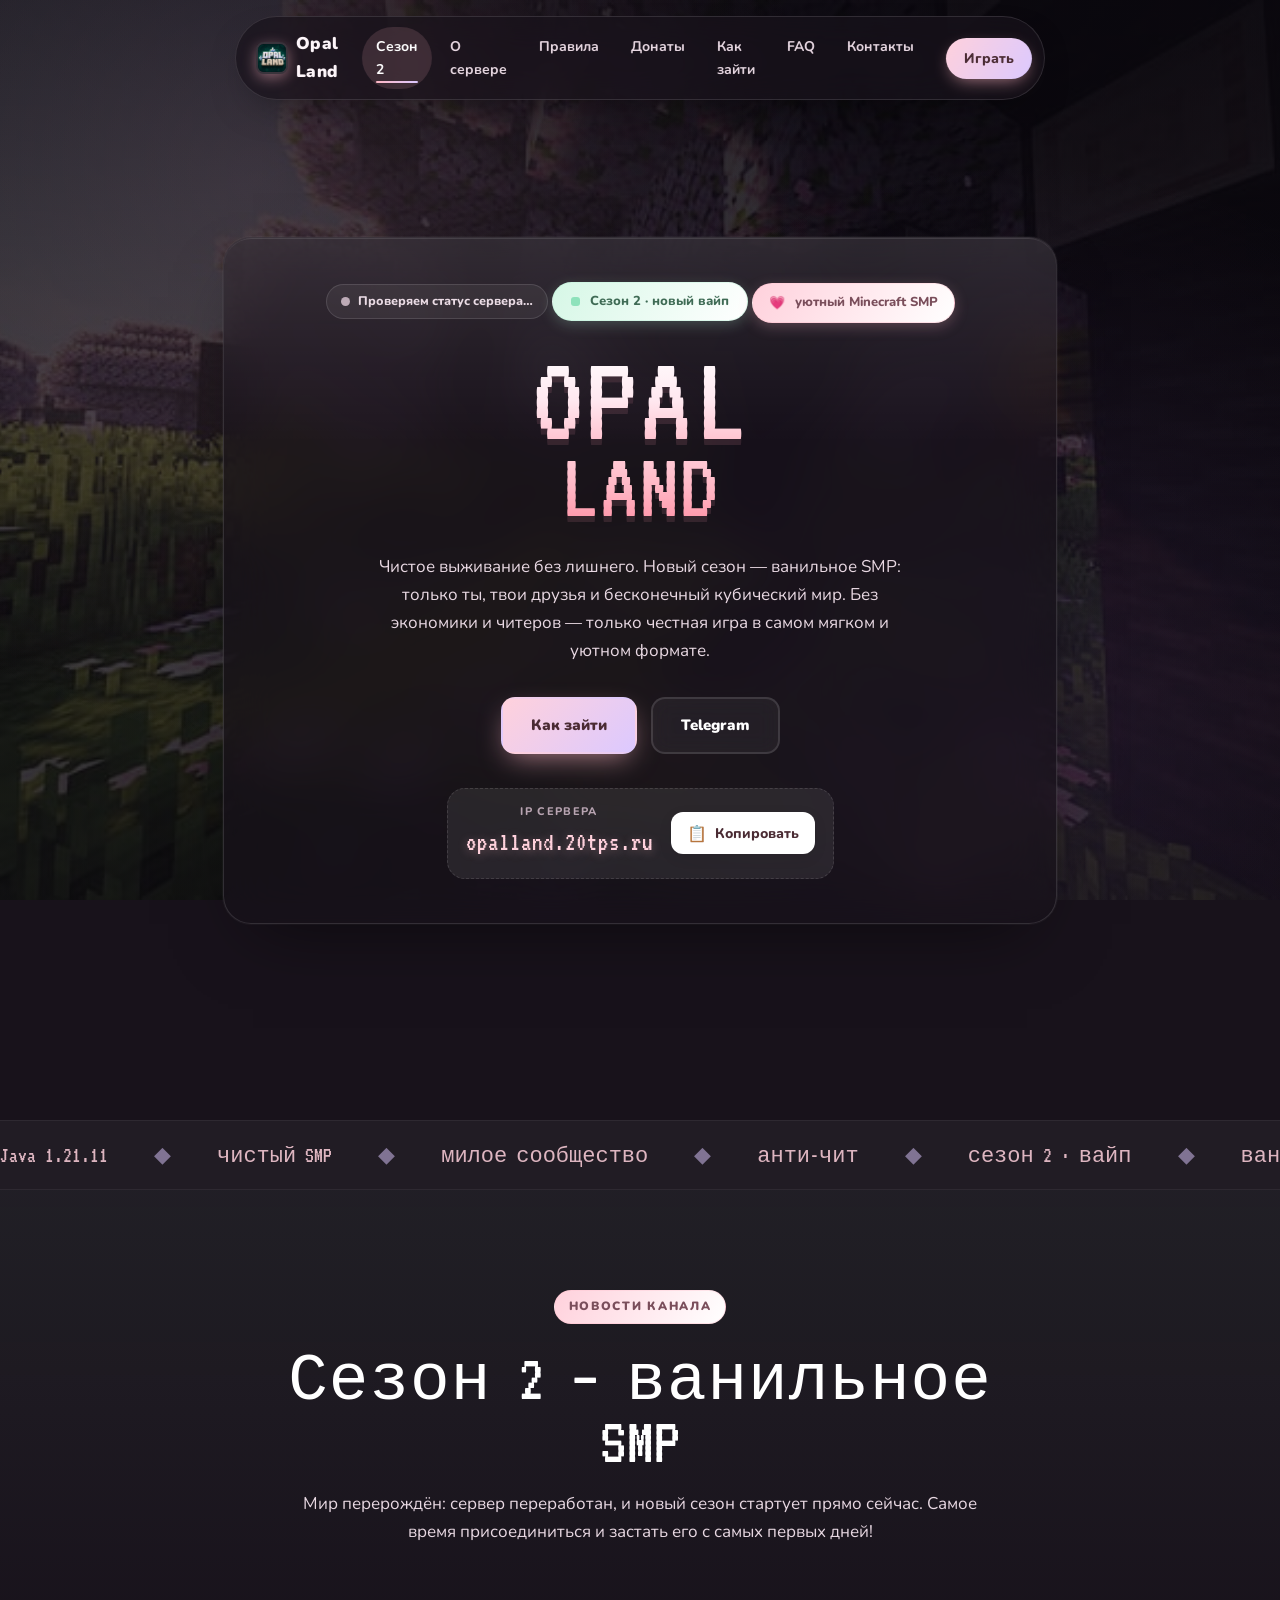
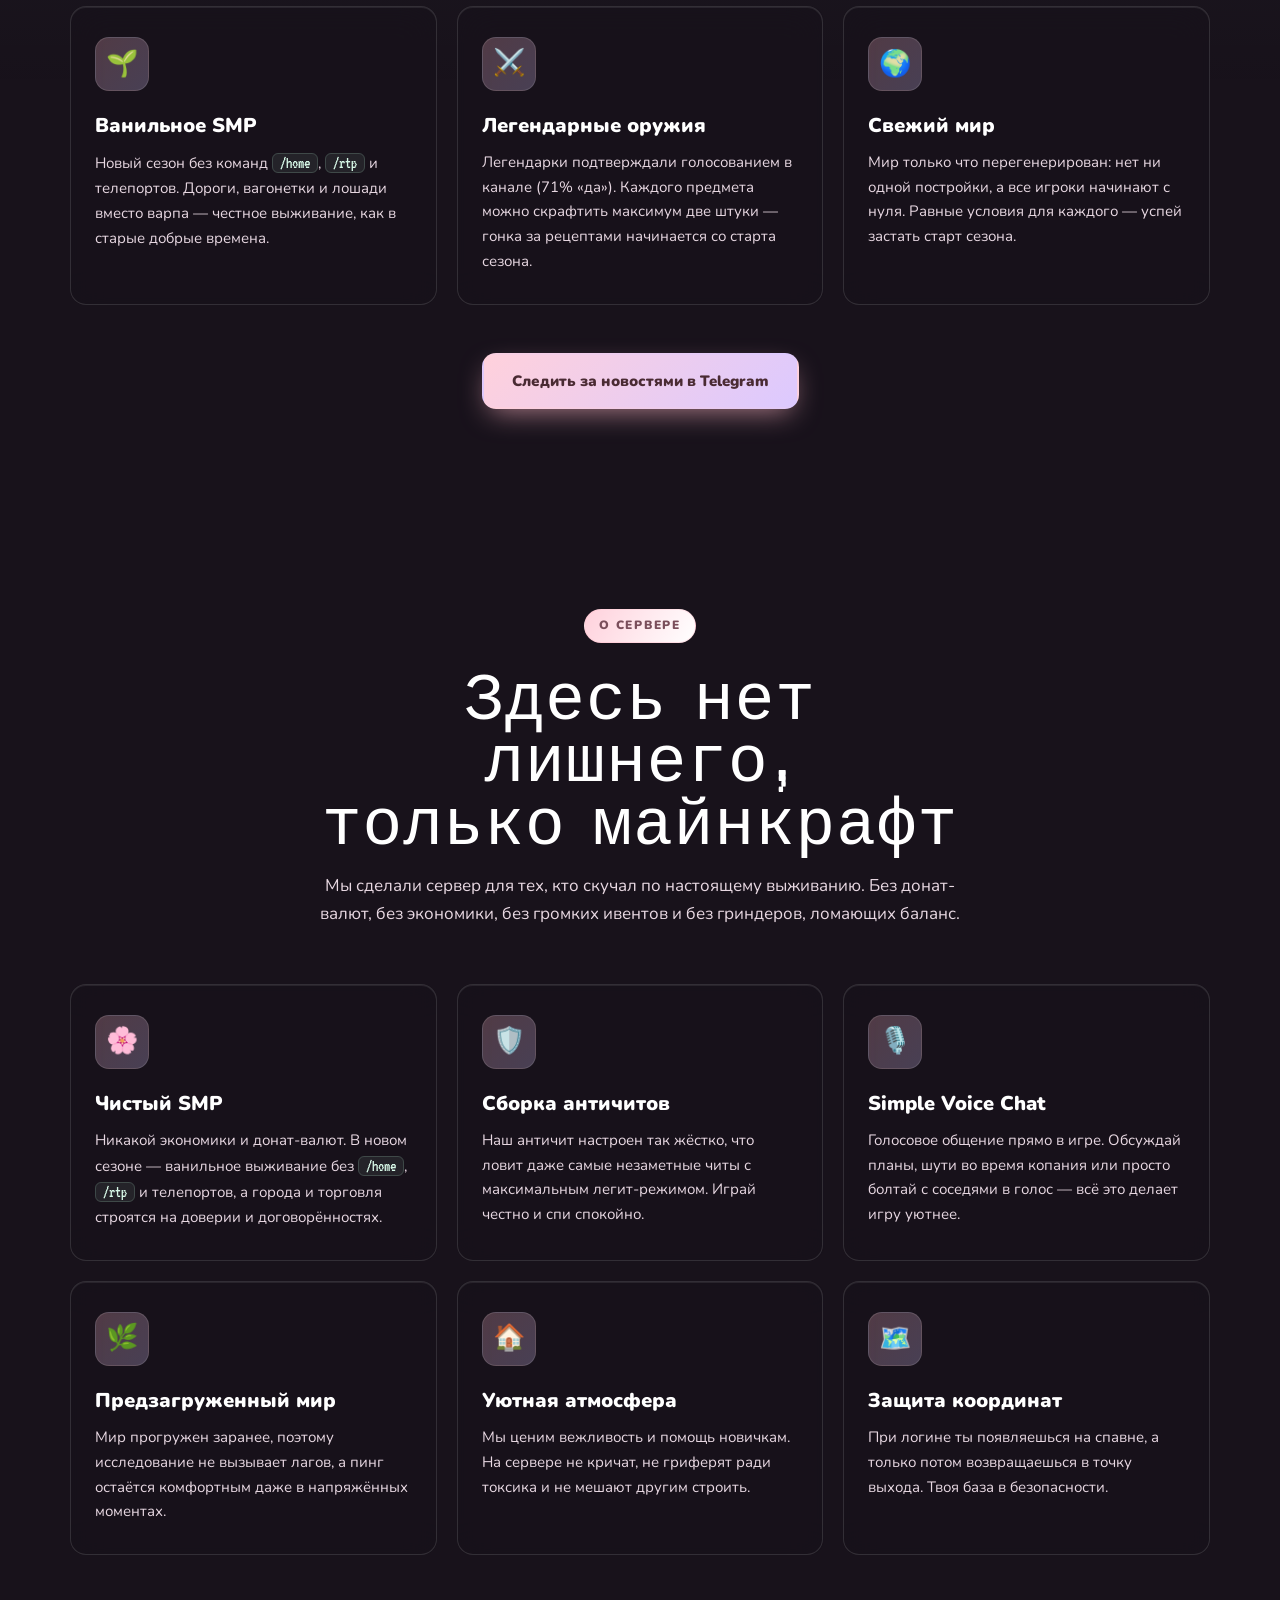
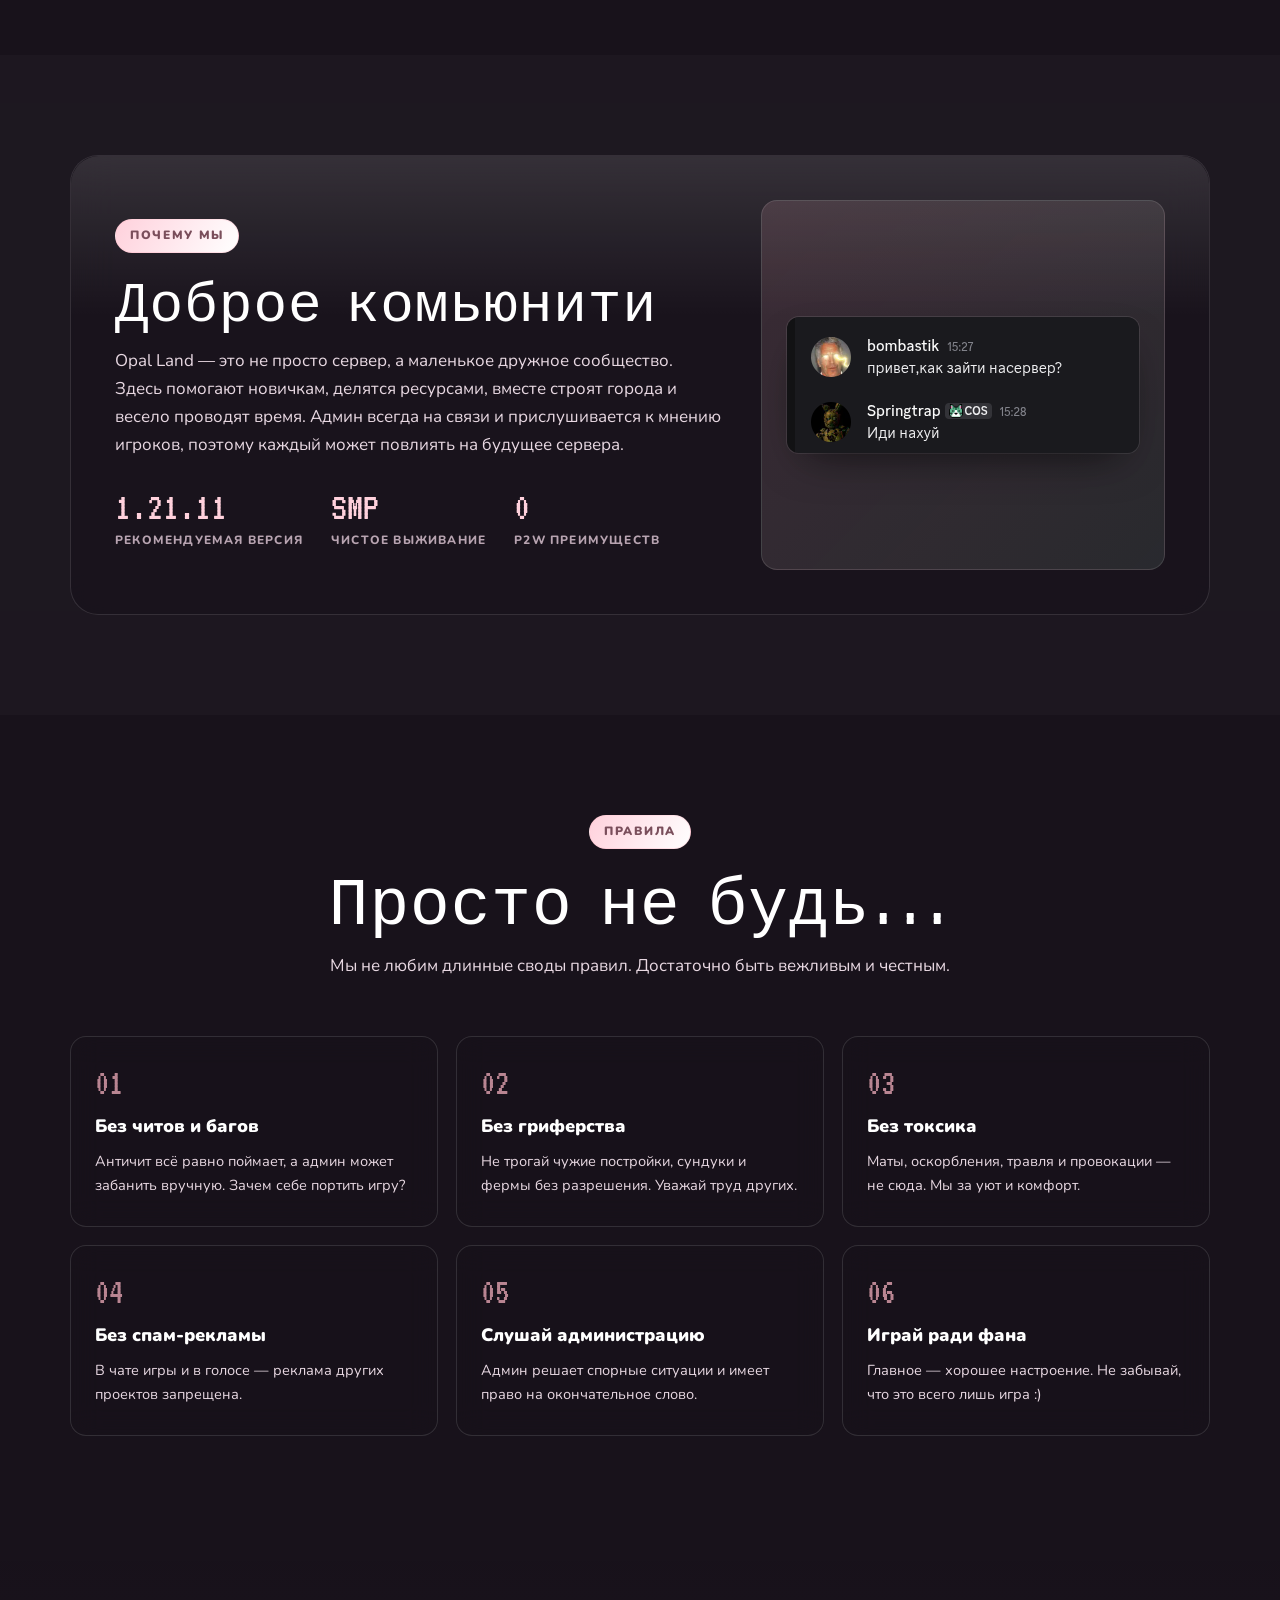
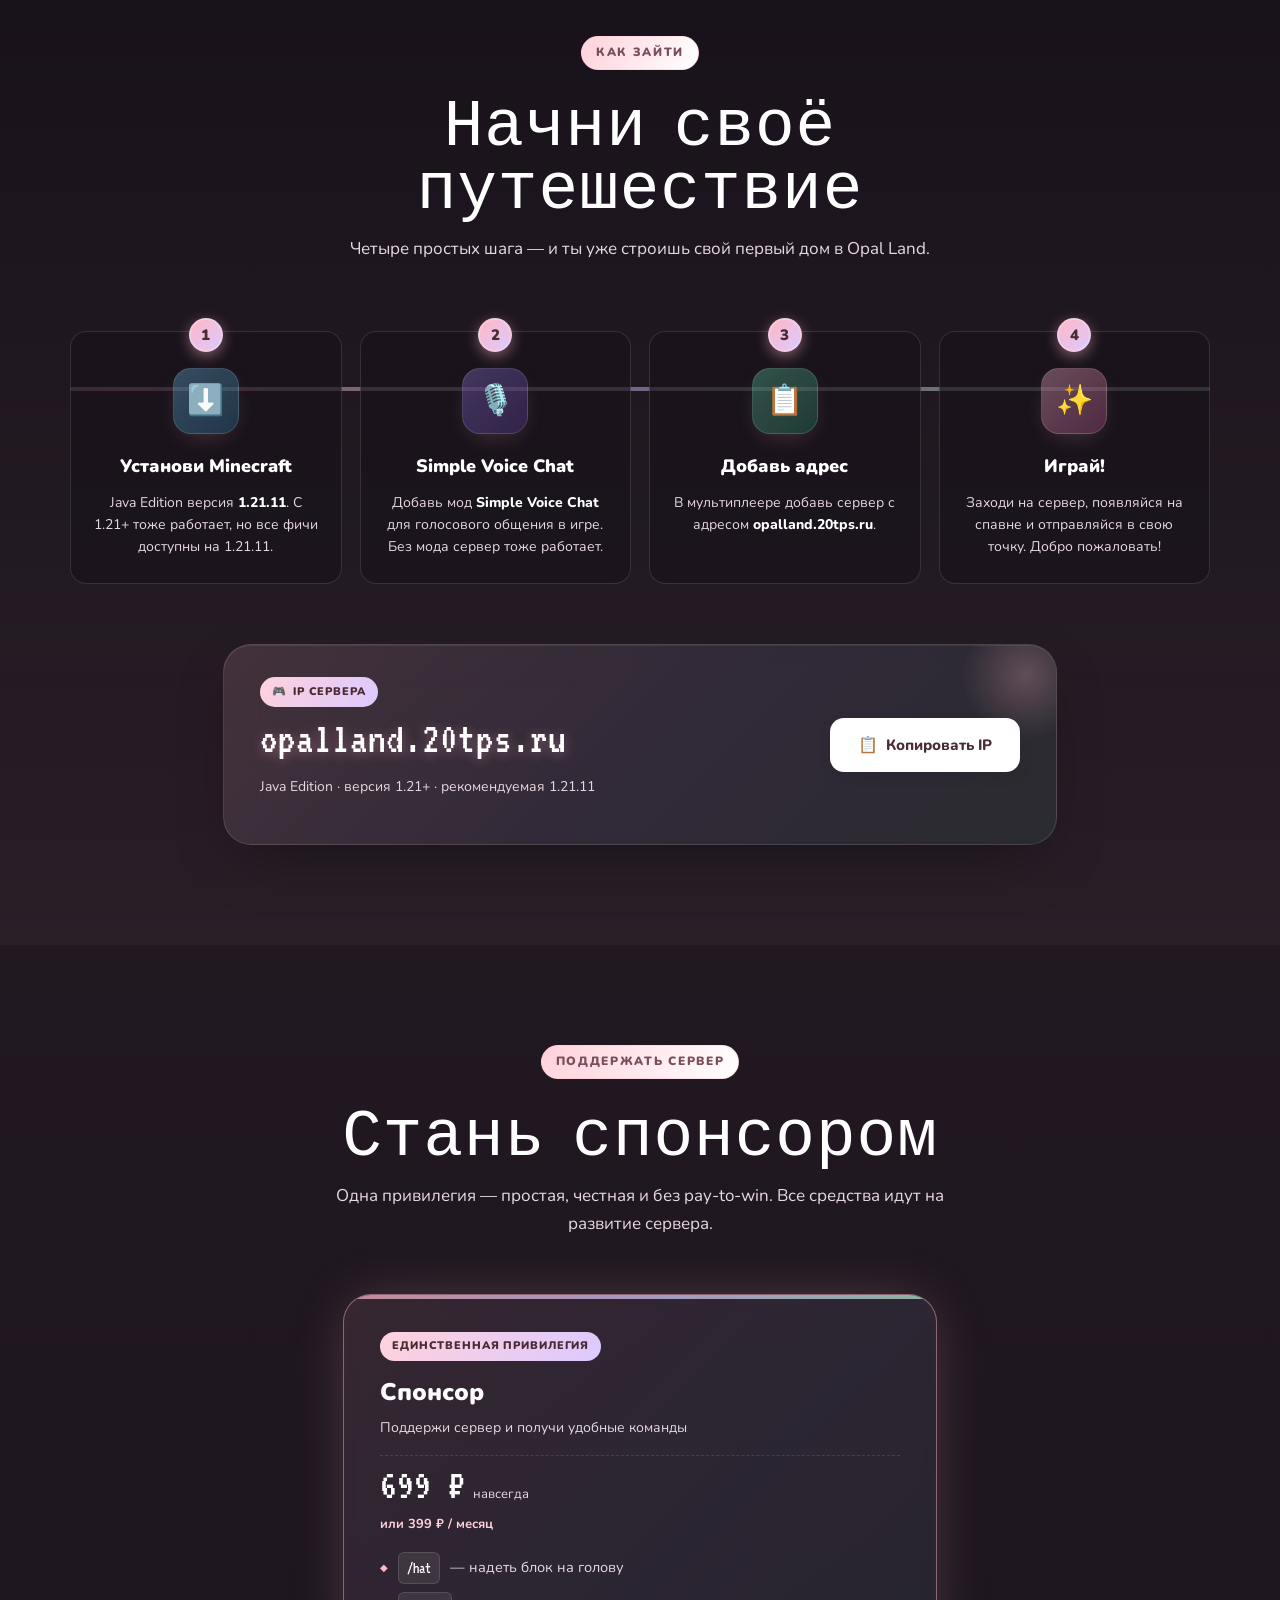
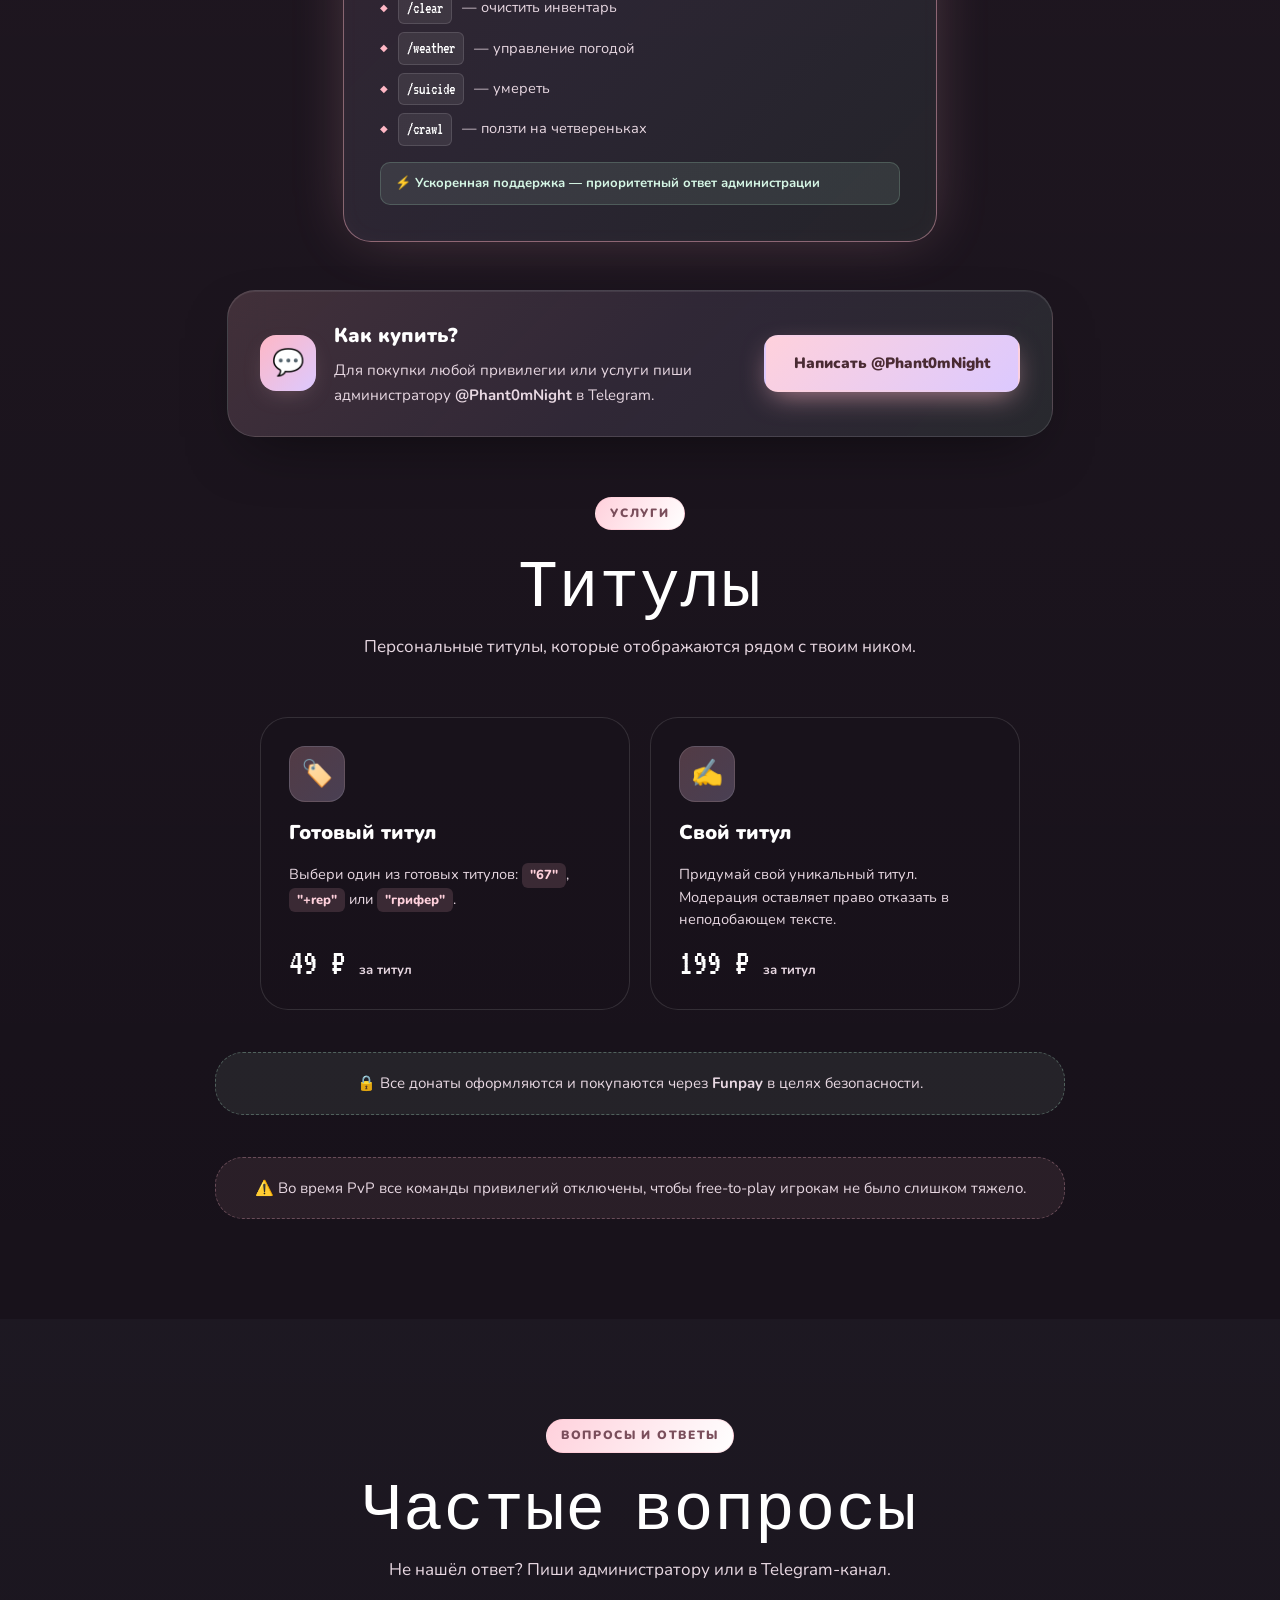
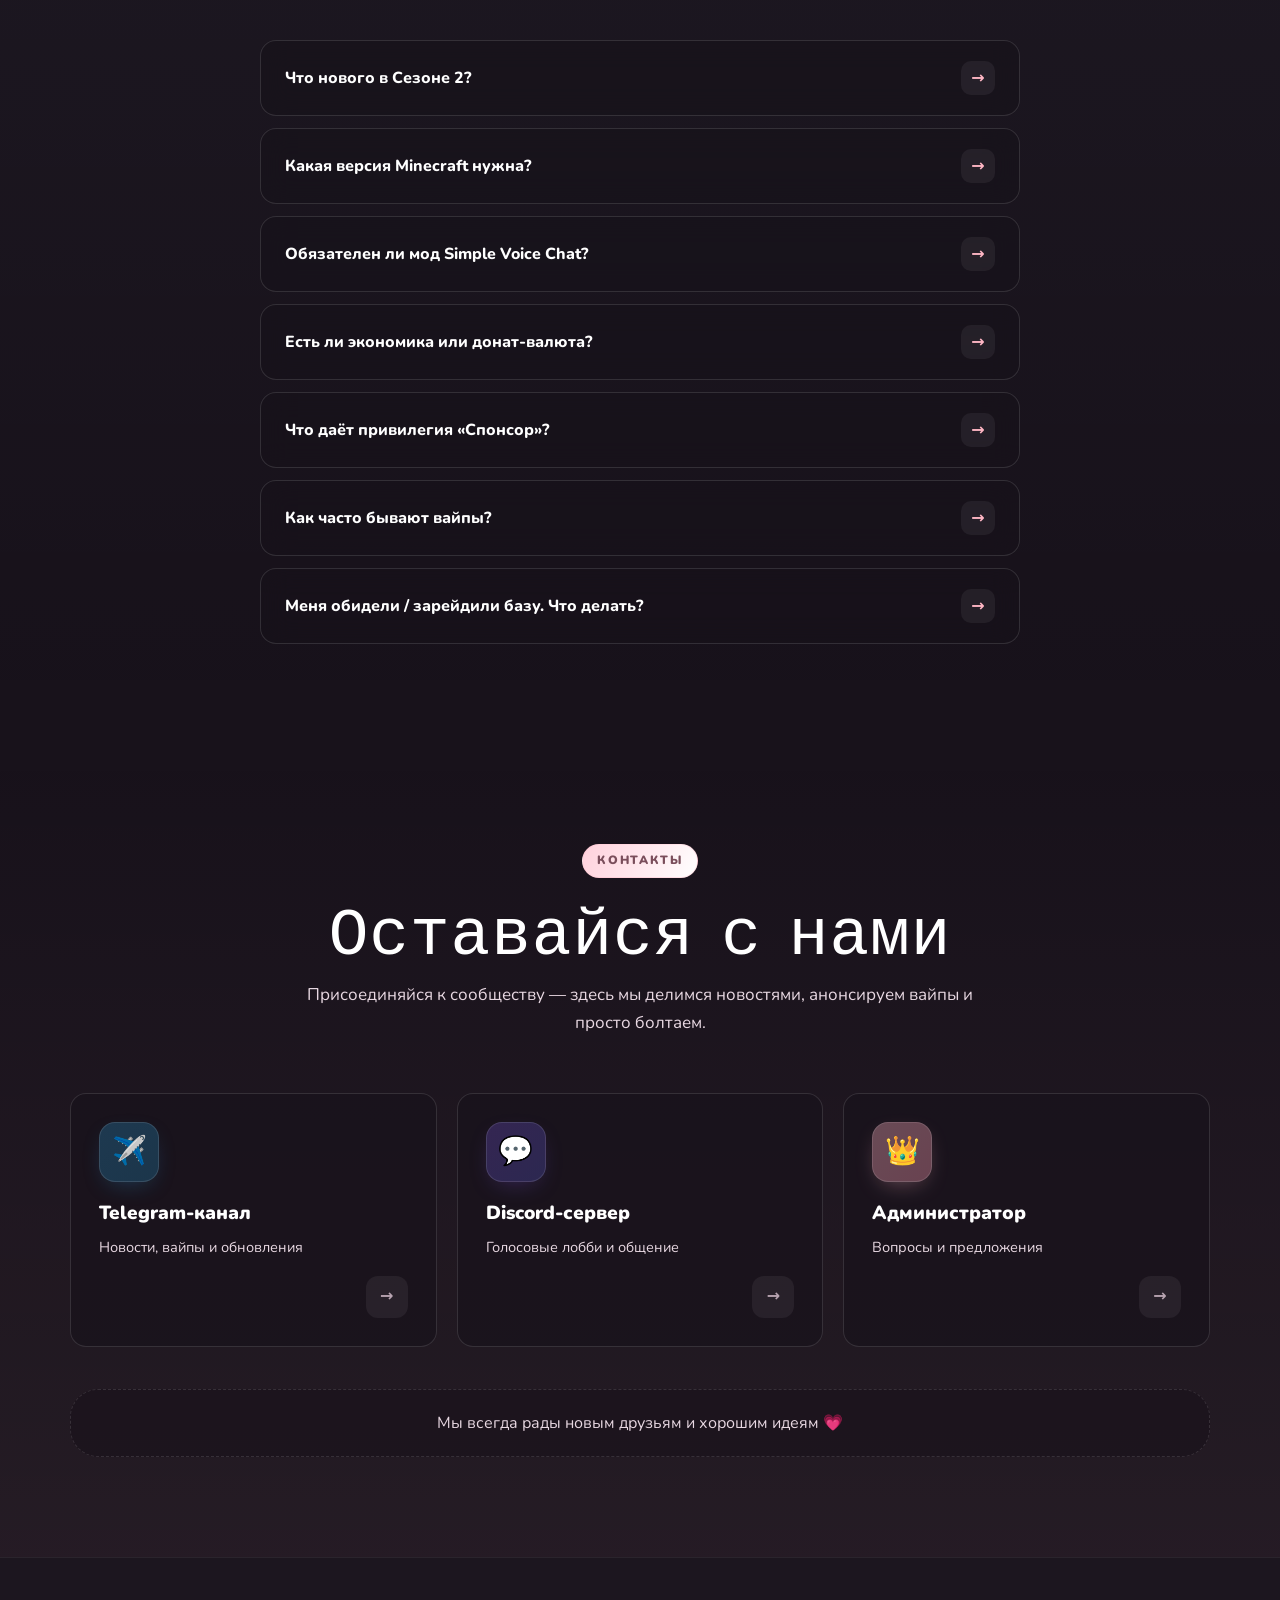
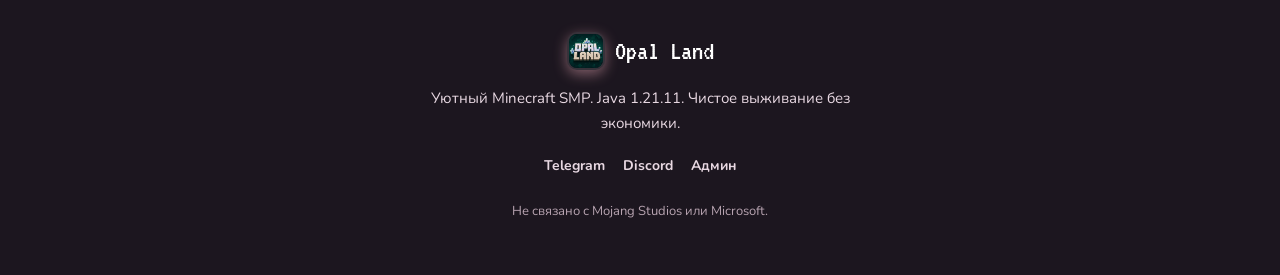
<file: index.html>
<!DOCTYPE html>
<html lang="ru">
<head>
  <meta charset="UTF-8" />
  <meta name="viewport" content="width=device-width, initial-scale=1.0" />
  <meta name="theme-color" content="#1a1218" />
  <title>Opal Land — уютный Minecraft SMP</title>
  <meta name="description" content="Opal Land — уютный Minecraft SMP. Сезон 2 уже идёт: ванильное SMP без /home и /rtp, легендарные оружия, милое сообщество. IP: opalland.20tps.ru" />

  <!-- SEO -->
  <link rel="canonical" href="https://blinoed-uwu.github.io/opalland-ru/" />
  <meta property="og:type" content="website" />
  <meta property="og:site_name" content="Opal Land" />
  <meta property="og:title" content="Opal Land — уютный Minecraft SMP" />
  <meta property="og:description" content="Чистое выживание без лишнего. Java 1.21.11, милое сообщество, античит, голосовой чат. IP: opalland.20tps.ru" />
  <meta property="og:url" content="https://blinoed-uwu.github.io/opalland-ru/" />
  <meta property="og:image" content="https://blinoed-uwu.github.io/opalland-ru/assets/og-scene.png" />
  <meta property="og:image:width" content="1200" />
  <meta property="og:image:height" content="630" />
  <meta property="og:image:alt" content="Opal Land — уютный Minecraft SMP. Пиксельный ночной пейзаж с розовой луной и вишнёвыми деревьями" />
  <meta property="og:locale" content="ru_RU" />
  <meta name="twitter:card" content="summary_large_image" />
  <meta name="twitter:title" content="Opal Land — уютный Minecraft SMP" />
  <meta name="twitter:description" content="Чистое выживание без лишнего. IP: opalland.20tps.ru" />
  <meta name="twitter:image" content="https://blinoed-uwu.github.io/opalland-ru/assets/og-scene.png" />

  <!-- Icons -->
  <link rel="icon" href="assets/avatar.jpg?v=3" type="image/jpeg" />
  <link rel="apple-touch-icon" href="assets/avatar.jpg?v=3" />

  <link rel="preconnect" href="https://fonts.googleapis.com" />
  <link rel="preconnect" href="https://fonts.gstatic.com" crossorigin />
  <link rel="preconnect" href="https://api.mcsrvstat.us" crossorigin />
  <link href="https://fonts.googleapis.com/css2?family=Nunito:wght@400;600;700;800;900&family=VT323&display=swap" rel="stylesheet" />

  <!-- Critical asset preloads -->
  <link rel="preload" as="image" href="assets/bg.jpg" fetchpriority="high" />

  <link rel="stylesheet" href="css/style.css" />
  <link rel="stylesheet" href="css/animations.css" />

  <!-- No-JS fallback: reveal animations depend on JS, show everything without it -->
  <noscript>
    <style>
      .reveal{opacity:1}
      #serverStatus{display:none}
    </style>
  </noscript>

  <!-- Structured data -->
  <script type="application/ld+json">
  {
    "@context": "https://schema.org",
    "@type": "Organization",
    "name": "Opal Land",
    "url": "https://blinoed-uwu.github.io/opalland-ru/",
    "logo": "https://blinoed-uwu.github.io/opalland-ru/assets/avatar.jpg",
    "description": "Уютный Minecraft SMP сервер. Чистое выживание, Java 1.21.11.",
    "sameAs": [
      "https://t.me/opal_land",
      "https://discord.gg/sgVRyRgncg"
    ]
  }
  </script>
</head>
<body>

  <!-- Пиксельное небо -->
  <div class="sky-layer" aria-hidden="true"></div>

  <!-- Маленькие пиксельные партиклы -->
  <canvas class="particle-canvas" id="particles" aria-hidden="true"></canvas>

  <!-- Прогресс-бар чтения -->
  <div class="scroll-progress" id="scrollProgress" aria-hidden="true"></div>

  <!-- Навигация -->
  <nav class="main-nav" id="nav">
    <a href="#top" class="nav-brand">
      <img src="assets/avatar.jpg?v=3" alt="" class="brand-avatar" width="28" height="28" aria-hidden="true">
      <span class="brand-text">Opal Land</span>
    </a>
    <button class="nav-burger" id="navBurger" aria-label="Открыть меню" aria-expanded="false" aria-controls="navMenu">
      <span></span><span></span><span></span>
    </button>
    <ul class="nav-links" id="navMenu">
      <li><a href="#season">Сезон 2</a></li>
      <li><a href="#about">О сервере</a></li>
      <li><a href="#rules">Правила</a></li>
      <li><a href="#donate">Донаты</a></li>
      <li><a href="#join">Как зайти</a></li>
      <li><a href="#faq">FAQ</a></li>
      <li><a href="#contacts">Контакты</a></li>
    </ul>
    <a href="#join" class="nav-cta">Играть</a>
  </nav>

  <!-- Герой -->
  <header class="hero" id="top">
    <div class="hero-card">
      <div class="server-status" id="serverStatus" role="status" aria-live="polite">
        <span class="status-dot status-dot-loading"></span>
        <span class="status-text">Проверяем статус сервера…</span>
      </div>
      <a href="#season" class="season-badge reveal">
        <span class="season-dot" aria-hidden="true"></span>
        <span class="season-badge-text">Сезон 2 · новый вайп</span>
      </a>
      <div class="hero-pretitle">
        <span class="heart-pulse"><span class="emoji" aria-hidden="true">💗</span></span>
        уютный Minecraft SMP
      </div>
      <h1 class="hero-title">
        <span class="title-line">Opal</span>
        <span class="title-line title-line-2">Land</span>
      </h1>
      <p class="hero-desc">
        Чистое выживание без лишнего. Новый сезон — ванильное SMP: только ты, твои друзья
        и бесконечный кубический мир. Без экономики и читеров — только честная игра
        в самом мягком и уютном формате.
      </p>
      <div class="hero-actions">
        <a href="#join" class="btn btn-primary">Как зайти</a>
        <a href="https://t.me/opal_land" target="_blank" class="btn btn-ghost" rel="noopener">Telegram</a>
      </div>
      <div class="server-ip-card">
        <div class="ip-info">
          <span class="ip-label">IP сервера</span>
          <span class="ip-value" id="ipValue">opalland.20tps.ru</span>
        </div>
        <button class="copy-btn" id="copyIp" data-ip="opalland.20tps.ru" type="button">
          <span class="copy-icon"><span class="emoji" aria-hidden="true">📋</span></span>
          <span class="copy-text">Копировать</span>
        </button>
      </div>
    </div>
  </header>

  <!-- Бегущая лента -->
  <div class="marquee" aria-hidden="true">
    <div class="marquee-track">
      <span>Java 1.21.11</span>
      <span>чистый SMP</span>
      <span>милое сообщество</span>
      <span>анти-чит</span>
      <span>сезон 2 · вайп</span>
      <span>ванильное SMP</span>
      <span>голосовой чат</span>
      <span>легендарные оружия</span>
      <span>Java 1.21.11</span>
      <span>чистый SMP</span>
      <span>милое сообщество</span>
      <span>анти-чит</span>
      <span>сезон 2 · вайп</span>
      <span>ванильное SMP</span>
      <span>голосовой чат</span>
      <span>легендарные оружия</span>
    </div>
  </div>

  <!-- Сезон 2: анонс нового вайпа -->
  <section class="section section-season" id="season">
    <div class="container">
      <div class="season-hero reveal">
        <span class="section-tag">новости канала</span>
        <h2 class="section-title">Сезон 2 — ванильное SMP</h2>
        <p class="section-subtitle">
          Мир перерождён: сервер переработан, и новый сезон стартует прямо сейчас.
          Самое время присоединиться и застать его с самых первых дней!
        </p>
      </div>

      <div class="season-grid">
        <div class="season-card reveal">
          <div class="feature-icon" aria-hidden="true"><span class="emoji" aria-hidden="true">🌱</span></div>
          <h3 class="feature-title">Ванильное SMP</h3>
          <p class="feature-text">
            Новый сезон без команд <code>/home</code>, <code>/rtp</code> и телепортов.
            Дороги, вагонетки и лошади вместо варпа — честное выживание, как в старые добрые времена.
          </p>
        </div>
        <div class="season-card reveal">
          <div class="feature-icon" aria-hidden="true"><span class="emoji" aria-hidden="true">⚔️</span></div>
          <h3 class="feature-title">Легендарные оружия</h3>
          <p class="feature-text">
            Легендарки подтверждали голосованием в канале (71% «да»). Каждого предмета
            можно скрафтить максимум две штуки — гонка за рецептами начинается со старта сезона.
          </p>
        </div>
        <div class="season-card reveal">
          <div class="feature-icon" aria-hidden="true"><span class="emoji" aria-hidden="true">🌍</span></div>
          <h3 class="feature-title">Свежий мир</h3>
          <p class="feature-text">
            Мир только что перегенерирован: нет ни одной постройки, а все игроки
            начинают с нуля. Равные условия для каждого — успей застать старт сезона.
          </p>
        </div>
      </div>

      <div class="season-cta reveal">
        <a href="https://t.me/opal_land" target="_blank" class="btn btn-primary" rel="noopener">Следить за новостями в Telegram</a>
      </div>
    </div>
  </section>

  <!-- О сервере -->
  <section class="section" id="about">
    <div class="container">
      <div class="section-header reveal">
        <span class="section-tag">о сервере</span>
        <h2 class="section-title">Здесь нет лишнего,<br>только майнкрафт</h2>
        <p class="section-subtitle">
          Мы сделали сервер для тех, кто скучал по настоящему выживанию.
          Без донат-валют, без экономики, без громких ивентов и без гриндеров, ломающих баланс.
        </p>
      </div>

      <div class="features">
        <div class="feature-card reveal">
          <div class="feature-icon" aria-hidden="true"><span class="emoji" aria-hidden="true">🌸</span></div>
          <h3 class="feature-title">Чистый SMP</h3>
          <p class="feature-text">
            Никакой экономики и донат-валют. В новом сезоне — ванильное выживание
            без <code>/home</code>, <code>/rtp</code> и телепортов, а города и торговля
            строятся на доверии и договорённостях.
          </p>
        </div>

        <div class="feature-card reveal">
          <div class="feature-icon" aria-hidden="true"><span class="emoji" aria-hidden="true">🛡️</span></div>
          <h3 class="feature-title">Сборка античитов</h3>
          <p class="feature-text">
            Наш античит настроен так жёстко, что ловит даже самые незаметные читы
            с максимальным легит-режимом. Играй честно и спи спокойно.
          </p>
        </div>

        <div class="feature-card reveal">
          <div class="feature-icon" aria-hidden="true"><span class="emoji" aria-hidden="true">🎙️</span></div>
          <h3 class="feature-title">Simple Voice Chat</h3>
          <p class="feature-text">
            Голосовое общение прямо в игре. Обсуждай планы, шути во время копания
            или просто болтай с соседями в голос — всё это делает игру уютнее.
          </p>
        </div>

        <div class="feature-card reveal">
          <div class="feature-icon" aria-hidden="true"><span class="emoji" aria-hidden="true">🌿</span></div>
          <h3 class="feature-title">Предзагруженный мир</h3>
          <p class="feature-text">
            Мир прогружен заранее, поэтому исследование не вызывает лагов,
            а пинг остаётся комфортным даже в напряжённых моментах.
          </p>
        </div>

        <div class="feature-card reveal">
          <div class="feature-icon" aria-hidden="true"><span class="emoji" aria-hidden="true">🏠</span></div>
          <h3 class="feature-title">Уютная атмосфера</h3>
          <p class="feature-text">
            Мы ценим вежливость и помощь новичкам. На сервере не кричат,
            не гриферят ради токсика и не мешают другим строить.
          </p>
        </div>

        <div class="feature-card reveal">
          <div class="feature-icon" aria-hidden="true"><span class="emoji" aria-hidden="true">🗺️</span></div>
          <h3 class="feature-title">Защита координат</h3>
          <p class="feature-text">
            При логине ты появляешься на спавне, а только потом возвращаешься
            в точку выхода. Твоя база в безопасности.
          </p>
        </div>
      </div>
    </div>
  </section>

  <!-- Большая карточка "почему мы" -->
  <section class="section section-soft" id="why">
    <div class="container">
      <div class="big-card reveal">
        <div class="big-card-content">
          <span class="section-tag">почему мы</span>
          <h2 class="section-title big-title">Доброе комьюнити</h2>
          <p class="section-subtitle big-subtitle">
            Opal Land — это не просто сервер, а маленькое дружное сообщество.
            Здесь помогают новичкам, делятся ресурсами, вместе строят города
            и весело проводят время. Админ всегда на связи и прислушивается к мнению игроков,
            поэтому каждый может повлиять на будущее сервера.
          </p>
          <div class="stat-row">
            <div class="stat-item">
              <span class="stat-number">1.21.11</span>
              <span class="stat-label">рекомендуемая версия</span>
            </div>
            <div class="stat-item">
              <span class="stat-number">SMP</span>
              <span class="stat-label">чистое выживание</span>
            </div>
            <div class="stat-item">
              <span class="stat-number">0</span>
              <span class="stat-label">P2W преимуществ</span>
            </div>
          </div>
        </div>
        <div class="big-card-art card-image" aria-hidden="true">
          <img src="assets/how-to-join.png?v=3" alt="Мем про доброе комьюнити" loading="lazy" decoding="async" width="352" height="136">
        </div>
      </div>
    </div>
  </section>

  <!-- Правила -->
  <section class="section" id="rules">
    <div class="container">
      <div class="section-header reveal">
        <span class="section-tag">правила</span>
        <h2 class="section-title">Просто не будь...</h2>
        <p class="section-subtitle">Мы не любим длинные своды правил. Достаточно быть вежливым и честным.</p>
      </div>

      <div class="rules-grid">
        <div class="rule-card reveal">
          <span class="rule-num">01</span>
          <h3>Без читов и багов</h3>
          <p>Античит всё равно поймает, а админ может забанить вручную. Зачем себе портить игру?</p>
        </div>
        <div class="rule-card reveal">
          <span class="rule-num">02</span>
          <h3>Без гриферства</h3>
          <p>Не трогай чужие постройки, сундуки и фермы без разрешения. Уважай труд других.</p>
        </div>
        <div class="rule-card reveal">
          <span class="rule-num">03</span>
          <h3>Без токсика</h3>
          <p>Маты, оскорбления, травля и провокации — не сюда. Мы за уют и комфорт.</p>
        </div>
        <div class="rule-card reveal">
          <span class="rule-num">04</span>
          <h3>Без спам-рекламы</h3>
          <p>В чате игры и в голосе — реклама других проектов запрещена.</p>
        </div>
        <div class="rule-card reveal">
          <span class="rule-num">05</span>
          <h3>Слушай администрацию</h3>
          <p>Админ решает спорные ситуации и имеет право на окончательное слово.</p>
        </div>
        <div class="rule-card reveal">
          <span class="rule-num">06</span>
          <h3>Играй ради фана</h3>
          <p>Главное — хорошее настроение. Не забывай, что это всего лишь игра :)</p>
        </div>
      </div>
    </div>
  </section>

  <!-- Как зайти -->
  <section class="section section-cta" id="join">
    <div class="container">
      <div class="section-header reveal">
        <span class="section-tag">как зайти</span>
        <h2 class="section-title">Начни своё путешествие</h2>
        <p class="section-subtitle">Четыре простых шага — и ты уже строишь свой первый дом в Opal Land.</p>
      </div>

      <div class="join-flow">
        <div class="flow-line" aria-hidden="true"></div>
        <div class="steps">
          <div class="step reveal">
            <div class="step-number">1</div>
            <div class="step-icon"><span class="emoji" aria-hidden="true">⬇️</span></div>
            <h3>Установи Minecraft</h3>
            <p>Java Edition версия <strong>1.21.11</strong>. С 1.21+ тоже работает, но все фичи доступны на 1.21.11.</p>
          </div>
          <div class="step reveal">
            <div class="step-number">2</div>
            <div class="step-icon"><span class="emoji" aria-hidden="true">🎙️</span></div>
            <h3>Simple Voice Chat</h3>
            <p>Добавь мод <strong>Simple Voice Chat</strong> для голосового общения в игре. Без мода сервер тоже работает.</p>
          </div>
          <div class="step reveal">
            <div class="step-number">3</div>
            <div class="step-icon"><span class="emoji" aria-hidden="true">📋</span></div>
            <h3>Добавь адрес</h3>
            <p>В мультиплеере добавь сервер с адресом <strong class="ip-highlight">opalland.20tps.ru</strong>.</p>
          </div>
          <div class="step reveal">
            <div class="step-number">4</div>
            <div class="step-icon"><span class="emoji" aria-hidden="true">✨</span></div>
            <h3>Играй!</h3>
            <p>Заходи на сервер, появляйся на спавне и отправляйся в свою точку. Добро пожаловать!</p>
          </div>
        </div>
      </div>

      <div class="join-card reveal">
        <div class="join-card-left">
          <span class="join-badge"><span class="emoji" aria-hidden="true">🎮</span> IP сервера</span>
          <div class="join-ip">opalland.20tps.ru</div>
          <p class="join-meta">Java Edition · версия 1.21+ · рекомендуемая 1.21.11</p>
        </div>
        <button class="copy-btn copy-btn-big" id="copyIpBig" data-ip="opalland.20tps.ru" type="button">
          <span class="copy-icon"><span class="emoji" aria-hidden="true">📋</span></span>
          <span class="copy-text">Копировать IP</span>
        </button>
      </div>
    </div>
  </section>

  <!-- Донаты -->
  <section class="section section-donate" id="donate">
    <div class="container">
      <div class="section-header reveal">
        <span class="section-tag">поддержать сервер</span>
        <h2 class="section-title">Стань спонсором</h2>
        <p class="section-subtitle">Одна привилегия — простая, честная и без pay-to-win. Все средства идут на развитие сервера.</p>
      </div>

      <div class="donate-single">
        <div class="donate-card donate-card-featured reveal">
          <div class="donate-header">
            <span class="donate-badge">Единственная привилегия</span>
            <h3 class="donate-tier">Спонсор</h3>
            <p class="donate-desc">Поддержи сервер и получи удобные команды</p>
          </div>
          <div class="donate-price">
            <span class="price-amount">699 ₽</span>
            <span class="price-note">навсегда</span>
          </div>
          <div class="donate-price-alt">
            <span>или 399 ₽ / месяц</span>
          </div>
          <ul class="donate-commands">
            <li><code>/hat</code> — надеть блок на голову</li>
            <li><code>/clear</code> — очистить инвентарь</li>
            <li><code>/weather</code> — управление погодой</li>
            <li><code>/suicide</code> — умереть</li>
            <li><code>/crawl</code> — ползти на четвереньках</li>
          </ul>
          <div class="donate-includes sponsor-perk">
            <span><span class="emoji" aria-hidden="true">⚡</span> Ускоренная поддержка — приоритетный ответ администрации</span>
          </div>
        </div>
      </div>

      <div class="donate-purchase reveal">
        <div class="purchase-body">
          <span class="purchase-icon"><span class="emoji" aria-hidden="true">💬</span></span>
          <div>
            <h3>Как купить?</h3>
            <p>Для покупки любой привилегии или услуги пиши администратору <strong>@Phant0mNight</strong> в Telegram.</p>
          </div>
        </div>
        <a href="https://t.me/Phant0mNight" target="_blank" class="btn btn-primary" rel="noopener">Написать @Phant0mNight</a>
      </div>

      <div class="section-header reveal" style="margin-top:60px;">
        <span class="section-tag">услуги</span>
        <h2 class="section-title">Титулы</h2>
        <p class="section-subtitle">Персональные титулы, которые отображаются рядом с твоим ником.</p>
      </div>

      <div class="services-grid">
        <div class="service-card reveal">
          <div class="service-icon"><span class="emoji" aria-hidden="true">🏷️</span></div>
          <h3 class="service-name">Готовый титул</h3>
          <p class="service-desc">Выбери один из готовых титулов: <span class="title-example">"67"</span>, <span class="title-example">"+rep"</span> или <span class="title-example">"грифер"</span>.</p>
          <div class="service-price">49 ₽ <span>за титул</span></div>
        </div>
        <div class="service-card reveal">
          <div class="service-icon"><span class="emoji" aria-hidden="true">✍️</span></div>
          <h3 class="service-name">Свой титул</h3>
          <p class="service-desc">Придумай свой уникальный титул. Модерация оставляет право отказать в неподобающем тексте.</p>
          <div class="service-price">199 ₽ <span>за титул</span></div>
        </div>
      </div>

      <div class="donate-notice fanpay-notice reveal">
        <p><span class="emoji" aria-hidden="true">🔒</span> Все донаты оформляются и покупаются через <strong><a href="https://funpay.com/users/17411240/" target="_blank" rel="noopener">Funpay</a></strong> в целях безопасности.</p>
      </div>

      <div class="donate-notice reveal">
        <p><span class="emoji" aria-hidden="true">⚠️</span> Во время PvP все команды привилегий отключены, чтобы free-to-play игрокам не было слишком тяжело.</p>
      </div>
    </div>
  </section>

  <!-- FAQ -->
  <section class="section section-faq" id="faq">
    <div class="container">
      <div class="section-header reveal">
        <span class="section-tag">вопросы и ответы</span>
        <h2 class="section-title">Частые вопросы</h2>
        <p class="section-subtitle">Не нашёл ответ? Пиши администратору или в Telegram-канал.</p>
      </div>

      <div class="faq-list">
        <details class="faq-item reveal">
          <summary>
            <span>Что нового в Сезоне 2?</span>
            <span class="faq-arrow" aria-hidden="true">→</span>
          </summary>
          <div class="faq-body">
            <p>Новый сезон уже идёт: ванильное SMP без <code>/home</code>, <code>/rtp</code>
            и телепортов, обновлённые легендарные оружия (максимум 2 крафта каждого) и полностью свежий мир.
            Что меняется дальше — всегда анонсируем в <a href="https://t.me/opal_land" target="_blank" rel="noopener">Telegram-канале</a>.</p>
          </div>
        </details>
        <details class="faq-item reveal">
          <summary>
            <span>Какая версия Minecraft нужна?</span>
            <span class="faq-arrow" aria-hidden="true">→</span>
          </summary>
          <div class="faq-body">
            <p>Java Edition 1.21.11 — рекомендуемая. Сервер также работает на 1.21+,
            но все фичи гарантированно доступны именно на 1.21.11.</p>
          </div>
        </details>
        <details class="faq-item reveal">
          <summary>
            <span>Обязателен ли мод Simple Voice Chat?</span>
            <span class="faq-arrow" aria-hidden="true">→</span>
          </summary>
          <div class="faq-body">
            <p>Нет, без мода сервер отлично работает. Но с ним можно общаться голосом прямо в игре —
            это заметно уютнее.</p>
          </div>
        </details>
        <details class="faq-item reveal">
          <summary>
            <span>Есть ли экономика или донат-валюта?</span>
            <span class="faq-arrow" aria-hidden="true">→</span>
          </summary>
          <div class="faq-body">
            <p>Нет. Opal Land — чистый SMP: никакой виртуальной экономики, магазинов за реальные деньги
            или платных преимуществ в PvP. Всё честно.</p>
          </div>
        </details>
        <details class="faq-item reveal">
          <summary>
            <span>Что даёт привилегия «Спонсор»?</span>
            <span class="faq-arrow" aria-hidden="true">→</span>
          </summary>
          <div class="faq-body">
            <p>Удобные бытовые команды (/hat, /weather, /crawl и другие) и приоритетная поддержка.
            Во время PvP все команды привилегий отключаются, чтобы сохранять честную игру.</p>
          </div>
        </details>
        <details class="faq-item reveal">
          <summary>
            <span>Как часто бывают вайпы?</span>
            <span class="faq-arrow" aria-hidden="true">→</span>
          </summary>
          <div class="faq-body">
            <p>Вайпы редкие и уютные — только когда мир действительно исчерпал себя.
            Сезон 2 только что стартовал со свежим миром. Даты всегда анонсируются заранее в Telegram-канале.</p>
          </div>
        </details>
        <details class="faq-item reveal">
          <summary>
            <span>Меня обидели / зарейдили базу. Что делать?</span>
            <span class="faq-arrow" aria-hidden="true">→</span>
          </summary>
          <div class="faq-body">
            <p>Пиши администратору <a href="https://t.me/Phant0mNight" target="_blank" rel="noopener">@Phant0mNight</a> в Telegram —
            приложи скриншоты или видео, разберёмся. Читеров и гриферов банит античит и администрация.</p>
          </div>
        </details>
      </div>
    </div>
  </section>

  <!-- Контакты -->
  <section class="section section-contacts" id="contacts">
    <div class="container">
      <div class="section-header reveal">
        <span class="section-tag">контакты</span>
        <h2 class="section-title">Оставайся с нами</h2>
        <p class="section-subtitle">Присоединяйся к сообществу — здесь мы делимся новостями, анонсируем вайпы и просто болтаем.</p>
      </div>

      <div class="contacts">
        <a href="https://t.me/opal_land" target="_blank" class="contact-card reveal" rel="noopener">
          <span class="contact-emoji"><span class="emoji" aria-hidden="true">✈️</span></span>
          <div class="contact-body">
            <h3>Telegram-канал</h3>
            <p>Новости, вайпы и обновления</p>
          </div>
          <span class="contact-arrow">→</span>
        </a>
        <a href="https://discord.gg/sgVRyRgncg" target="_blank" class="contact-card reveal" rel="noopener">
          <span class="contact-emoji"><span class="emoji" aria-hidden="true">💬</span></span>
          <div class="contact-body">
            <h3>Discord-сервер</h3>
            <p>Голосовые лобби и общение</p>
          </div>
          <span class="contact-arrow">→</span>
        </a>
        <a href="https://t.me/Phant0mNight" target="_blank" class="contact-card reveal" rel="noopener">
          <span class="contact-emoji"><span class="emoji" aria-hidden="true">👑</span></span>
          <div class="contact-body">
            <h3>Администратор</h3>
            <p>Вопросы и предложения</p>
          </div>
          <span class="contact-arrow">→</span>
        </a>
      </div>

      <div class="contact-footer reveal">
        <p>Мы всегда рады новым друзьям и хорошим идеям <span class="emoji" aria-hidden="true">💗</span></p>
      </div>
    </div>
  </section>

  <!-- Футер -->
  <footer class="site-footer">
    <div class="footer-inner">
      <div class="footer-logo">
        <img src="assets/avatar.jpg?v=3" alt="" class="footer-avatar" width="24" height="24" aria-hidden="true">
        <span>Opal Land</span>
      </div>
      <p class="footer-desc">Уютный Minecraft SMP. Java 1.21.11. Чистое выживание без экономики.</p>
      <div class="footer-links">
        <a href="https://t.me/opal_land" target="_blank" rel="noopener">Telegram</a>
        <a href="https://discord.gg/sgVRyRgncg" target="_blank" rel="noopener">Discord</a>
        <a href="https://t.me/Phant0mNight" target="_blank" rel="noopener">Админ</a>
      </div>
      <p class="footer-copy">Не связано с Mojang Studios или Microsoft.</p>
    </div>
  </footer>

  <button class="scroll-top" id="scrollTop" aria-label="Наверх" title="Наверх">
    <svg viewBox="0 0 24 24" width="24" height="24" fill="none" stroke="currentColor" stroke-width="2.5" stroke-linecap="round" stroke-linejoin="round">
      <line x1="12" y1="19" x2="12" y2="5"></line>
      <polyline points="5 12 12 5 19 12"></polyline>
    </svg>
  </button>

  <script src="js/main.js" defer></script>
</body>
</html>
</file>
<file: css/style.css>
/* ============================================================
   OPAL LAND — cute Minecraft SMP website
   Soft pink & pastel theme, handmade feel, liquid glass
   ============================================================ */

:root{
  /* palette — soft & cute */
  --bg:#18121b;
  --bg-soft:#221a25;
  --surface:rgba(255,255,255,.055);
  --surface-hover:rgba(255,255,255,.09);
  --stroke:rgba(255,255,255,.12);
  --stroke-soft:rgba(255,255,255,.06);
  --ink:#fff7fb;
  --ink-soft:#e8d8e2;
  --ink-dim:#b8a4b1;

  /* pink/pastel accents */
  --pink:#ffb7c5;
  --pink-light:#ffd1dc;
  --pink-dark:#ff9eb5;
  --rose:#ff8fa3;
  --mint:#b7f0d4;
  --mint-light:#d6f7e6;
  --mint-dark:#8ee2bb;
  --lavender:#dcc9ff;
  --sky:#c2e9ff;
  --cream:#fff5f7;

  /* minecraft-ish colors for scene */
  --grass-top:#7ec850;
  --grass-side:#5a8c39;
  --dirt:#8b5a2b;
  --stone:#9e9e9e;
  --wood:#8f6a4e;
  --leaf:#4a8f39;

  --radius:28px;
  --radius-sm:16px;
  --maxw:1140px;
  --ease: cubic-bezier(.34,1.56,.64,1);
  --ease-slow: cubic-bezier(.2,.7,.2,1);
}

*::before,*::after{box-sizing:border-box}
html{scroll-behavior:smooth;overflow-x:hidden}
body{
  margin:0;
  font-family:'Nunito',system-ui,sans-serif;
  background:var(--bg);
  color:var(--ink);
  line-height:1.65;
  overflow-x:hidden;
  -webkit-font-smoothing:antialiased;
  position:relative;
  min-height:100vh;
}

a{color:inherit;text-decoration:none}
::selection{background:rgba(255,183,197,.35);color:#fff}

/* Visible keyboard focus — accessibility */
:focus{outline:none}
:focus-visible{
  outline:3px solid rgba(255,183,197,.85);
  outline-offset:3px;
  border-radius:8px;
}
.faq-item summary:focus-visible{border-radius:12px}

/* Keep anchored sections clear of the fixed nav */
section[id],header[id],footer[id]{scroll-margin-top:96px}

/* ============================================================
   BACKGROUND SCENE
   ============================================================ */
.sky-layer{
  position:fixed;
  inset:0;
  z-index:-3;
  background:
    linear-gradient(180deg, rgba(10,8,14,.78) 0%, rgba(10,8,14,.70) 60%, rgba(16,12,20,.62) 100%),
    url('../assets/bg.jpg') center/cover no-repeat;
  overflow:hidden;
}
.sky-layer::after{
  content:"";
  position:absolute;
  inset:0;
  background:
    radial-gradient(circle at 20% 20%, rgba(255,183,197,.12), transparent 45%),
    radial-gradient(circle at 80% 80%, rgba(192,132,252,.10), transparent 45%),
    linear-gradient(180deg, rgba(10,8,14,.55) 0%, rgba(10,8,14,.25) 50%, rgba(10,8,14,.60) 100%);
  pointer-events:none;
}

/* Real Minecraft cherry-blossom wallpaper is used as background */

.particle-canvas{
  position:fixed;
  inset:0;
  z-index:-1;
  pointer-events:none;
  image-rendering:pixelated;
}

/* ============================================================
   SCROLL PROGRESS BAR
   ============================================================ */
.scroll-progress{
  position:fixed;
  top:0;
  left:0;
  height:3px;
  width:100%;
  z-index:200;
  background:linear-gradient(90deg,var(--pink),var(--lavender),var(--mint));
  box-shadow:0 0 10px rgba(255,183,197,.6);
  transform:scaleX(0);
  transform-origin:0 50%;
  will-change:transform;
  pointer-events:none;
}

/* ============================================================
   SERVER STATUS PILL
   ============================================================ */
.server-status{
  display:inline-flex;
  align-items:center;
  gap:8px;
  padding:6px 14px;
  border-radius:999px;
  font-size:12.5px;
  font-weight:800;
  color:var(--ink-soft);
  background:rgba(255,255,255,.06);
  border:1px solid var(--stroke);
  margin-bottom:18px;
}
.status-dot{
  width:9px;
  height:9px;
  border-radius:50%;
  flex:none;
}
.status-dot-online{
  background:var(--mint-dark);
  box-shadow:0 0 8px var(--mint-dark);
  animation:statusPulse 2s ease-in-out infinite;
}
.status-dot-offline{
  background:#ff8f8f;
  box-shadow:0 0 8px #ff8f8f;
}
.status-dot-loading{
  background:var(--ink-dim);
}
@keyframes statusPulse{
  0%,100%{opacity:1;transform:scale(1)}
  50%{opacity:.6;transform:scale(.85)}
}
.server-status .status-players{
  color:var(--mint-dark);
}
.server-status.is-online{
  border-color:rgba(183,240,212,.35);
  background:rgba(183,240,212,.08);
}

/* ============================================================
   NAV
   ============================================================ */
.main-nav{
  position:fixed;
  top:16px;
  left:50%;
  transform:translateX(-50%);
  z-index:100;
  display:flex;
  align-items:center;
  gap:10px;
  padding:10px 12px 10px 20px;
  border-radius:999px;
  background:rgba(24,18,27,.72);
  border:1px solid var(--stroke);
  backdrop-filter:blur(16px) saturate(130%);
  -webkit-backdrop-filter:blur(16px) saturate(130%);
  box-shadow:0 16px 40px -20px rgba(0,0,0,.5);
  transition:background .3s var(--ease-slow), box-shadow .3s var(--ease-slow),
             transform .45s var(--ease-slow), top .45s var(--ease-slow);
  will-change:transform;
}
.main-nav.nav-scrolled{
  background:rgba(24,18,27,.9);
  box-shadow:0 18px 44px -16px rgba(0,0,0,.65);
}
.main-nav.nav-hidden{
  transform:translateX(-50%) translateY(-140%);
  top:2px;
}
.nav-brand{
  display:flex;
  align-items:center;
  gap:8px;
  font-weight:900;
  font-size:17px;
  letter-spacing:.3px;
}
.brand-avatar{
  display:block;
  width:28px;
  height:28px;
  border-radius:8px;
  object-fit:cover;
  box-shadow:0 4px 14px rgba(255,183,197,.45);
  border:2px solid rgba(255,255,255,.12);
  flex-shrink:0;
}
.nav-links{
  display:flex;
  list-style:none;
  gap:4px;
  margin:0 0 0 14px;
  padding:0;
}
.nav-links a{
  display:block;
  padding:8px 14px;
  border-radius:999px;
  font-size:14px;
  font-weight:700;
  color:var(--ink-soft);
  transition:.25s var(--ease-slow);
}
.nav-links a:hover{color:#fff;background:var(--surface-hover)}
.nav-cta{
  margin-left:8px;
  padding:9px 18px;
  border-radius:999px;
  font-size:14px;
  font-weight:800;
  color:#4a2b33;
  background:linear-gradient(120deg,var(--pink-light),var(--lavender));
  box-shadow:0 6px 18px -6px rgba(255,183,197,.7);
  transition:.25s var(--ease-slow);
}
.nav-cta:hover{transform:translateY(-2px);box-shadow:0 10px 24px -6px rgba(255,183,197,.9)}

.nav-burger{
  display:none;
  flex-direction:column;
  justify-content:center;
  align-items:center;
  gap:5px;
  width:44px;
  height:44px;
  margin-left:auto;
  margin-right:6px;
  padding:0;
  border:none;
  border-radius:12px;
  background:var(--surface);
  cursor:pointer;
  box-shadow:0 4px 14px -4px rgba(0,0,0,.25);
  transition:background .25s var(--ease-slow);
}
.nav-burger span{
  display:block;
  width:22px;
  height:3px;
  border-radius:3px;
  background:linear-gradient(90deg,var(--pink),var(--lavender));
  transition:.25s var(--ease-slow);
}
.nav-burger[aria-expanded="true"] span:nth-child(1){transform:translateY(8px) rotate(45deg)}
.nav-burger[aria-expanded="true"] span:nth-child(2){opacity:0}
.nav-burger[aria-expanded="true"] span:nth-child(3){transform:translateY(-8px) rotate(-45deg)}

/* ============================================================
   HERO
   ============================================================ */
.hero{
  min-height:100vh;
  display:flex;
  align-items:center;
  justify-content:center;
  padding:130px 20px 90px;
  position:relative;
}
.hero-card{
  max-width:760px;
  width:100%;
  text-align:center;
  padding:44px 36px;
  border-radius:var(--radius);
  background:rgba(24,18,27,.70);
  border:1px solid var(--stroke);
  backdrop-filter:blur(24px) saturate(140%);
  -webkit-backdrop-filter:blur(24px) saturate(140%);
  box-shadow:
    0 1px 0 rgba(255,255,255,.10) inset,
    0 30px 70px -30px rgba(0,0,0,.55),
    0 0 0 1px rgba(255,255,255,.04);
  position:relative;
}
.hero-card::before{
  content:"";
  position:absolute;
  inset:0;
  border-radius:inherit;
  background:linear-gradient(180deg,rgba(255,255,255,.10),transparent 30%);
  pointer-events:none;
}
.hero-pretitle{
  display:inline-flex;
  align-items:center;
  gap:10px;
  padding:8px 16px;
  border-radius:999px;
  font-size:13px;
  font-weight:800;
  color:#7a4e5b;
  background:linear-gradient(120deg,var(--pink-light),#fff);
  border:1px solid rgba(255,183,197,.35);
  margin-bottom:22px;
  box-shadow:0 4px 14px rgba(255,183,197,.25);
}
.heart-pulse{display:inline-block;animation:pulseHeart 1.6s ease-in-out infinite}
@keyframes pulseHeart{0%,100%{transform:scale(1)}50%{transform:scale(1.25)}}

.hero-title{
  font-family:'VT323',monospace;
  font-weight:400;
  line-height:.85;
  margin:0;
  letter-spacing:2px;
}
.title-line{
  display:block;
  font-size:clamp(56px,12vw,130px);
  text-transform:uppercase;
  background:linear-gradient(180deg,#fff 0%,#ffe8f0 50%,var(--pink) 100%);
  -webkit-background-clip:text;background-clip:text;color:transparent;
  filter:drop-shadow(0 6px 0 rgba(138,86,104,.25));
}
.title-line-2{
  font-size:clamp(42px,9vw,96px);
  margin-top:-8px;
  background:linear-gradient(180deg,var(--pink-light) 0%,var(--pink) 50%,var(--rose) 100%);
  -webkit-background-clip:text;background-clip:text;
}

.hero-desc{
  max-width:560px;
  margin:24px auto 0;
  color:var(--ink-soft);
  font-size:clamp(15px,2vw,17px);
}
.hero-desc b{color:#fff;font-weight:800}

.hero-actions{
  display:flex;
  flex-wrap:wrap;
  justify-content:center;
  gap:14px;
  margin-top:32px;
}

.btn{
  display:inline-flex;
  align-items:center;
  gap:8px;
  padding:14px 28px;
  border-radius:14px;
  font-weight:900;
  font-size:15px;
  border:2px solid transparent;
  cursor:pointer;
  transition:transform .25s var(--ease), box-shadow .25s var(--ease), background .25s;
}
.btn-primary{
  color:#4a2b33;
  background:linear-gradient(135deg,var(--pink-light),var(--lavender));
  box-shadow:0 10px 28px -8px rgba(255,183,197,.65);
}
.btn-primary:hover{transform:translateY(-3px);box-shadow:0 16px 36px -10px rgba(255,183,197,.85)}
.btn-ghost{
  color:#fff;
  background:var(--surface);
  border-color:var(--stroke);
  backdrop-filter:blur(10px);
}
.btn-ghost:hover{background:var(--surface-hover);transform:translateY(-3px)}

.server-ip-card{
  display:inline-flex;
  align-items:center;
  gap:18px;
  flex-wrap:wrap;
  justify-content:center;
  margin-top:34px;
  padding:14px 18px;
  border-radius:18px;
  background:rgba(255,255,255,.08);
  border:1px dashed var(--stroke);
}
.ip-label{
  display:block;
  font-size:11px;
  font-weight:800;
  letter-spacing:.12em;
  text-transform:uppercase;
  color:var(--ink-dim);
}
.ip-value{
  display:block;
  font-family:'VT323',monospace;
  font-size:26px;
  color:var(--pink-light);
  letter-spacing:1px;
  text-shadow:0 2px 10px rgba(255,183,197,.35);
}

.copy-btn{
  display:inline-flex;
  align-items:center;
  gap:8px;
  padding:10px 16px;
  border-radius:12px;
  border:none;
  background:#fff;
  color:#4a2b33;
  font-family:'Nunito',sans-serif;
  font-weight:800;
  font-size:14px;
  cursor:pointer;
  transition:.25s var(--ease);
  box-shadow:0 4px 14px rgba(0,0,0,.08);
}
.copy-btn:hover{transform:translateY(-2px);box-shadow:0 8px 20px rgba(0,0,0,.12)}
.copy-btn.ok{background:var(--mint-dark)}
.copy-icon{font-size:16px}

/* ============================================================
   MARQUEE
   ============================================================ */
.marquee{
  overflow:hidden;
  padding:16px 0;
  background:rgba(255,255,255,.045);
  border-top:1px solid var(--stroke-soft);
  border-bottom:1px solid var(--stroke-soft);
  position:relative;
}
.marquee-track{
  display:flex;
  gap:46px;
  width:max-content;
  animation:marquee 32s linear infinite;
}
.marquee-track span{
  font-family:'VT323',monospace;
  font-size:22px;
  color:var(--pink-light);
  opacity:.85;
  white-space:nowrap;
}
.marquee-track span::after{
  content:"◆";
  margin-left:46px;
  color:var(--lavender);
  opacity:.6;
}
@keyframes marquee{to{transform:translateX(-50%)}}

/* ============================================================
   SEASON 2 — announcement section
   ============================================================ */
.season-badge{
  display:inline-flex;
  align-items:center;
  gap:10px;
  padding:8px 18px;
  border-radius:999px;
  font-size:13px;
  font-weight:800;
  color:#3f6b55;
  background:linear-gradient(120deg,var(--mint-light),#fff);
  border:1px solid rgba(183,240,212,.4);
  margin-bottom:14px;
  box-shadow:0 4px 14px rgba(183,240,212,.22);
  text-decoration:none;
  transition:transform .25s var(--ease), box-shadow .25s var(--ease);
}
.season-badge:hover{
  transform:translateY(-2px);
  box-shadow:0 8px 22px rgba(183,240,212,.32);
}
.season-dot{
  width:9px;
  height:9px;
  border-radius:3px;
  background:var(--mint-dark);
  box-shadow:0 0 0 0 rgba(142,226,187,.6);
  animation:seasonPulse 2s var(--ease) infinite;
}
@keyframes seasonPulse{
  0%{box-shadow:0 0 0 0 rgba(142,226,187,.55)}
  70%{box-shadow:0 0 0 9px rgba(142,226,187,0)}
  100%{box-shadow:0 0 0 0 rgba(142,226,187,0)}
}

.section-season{
  background:linear-gradient(180deg,rgba(183,240,212,.06) 0%,transparent 55%);
}
.season-hero{
  text-align:center;
  max-width:720px;
  margin:0 auto;
}

.season-grid{
  display:grid;
  grid-template-columns:repeat(3,1fr);
  gap:20px;
  margin-top:60px;
}
.season-card{
  padding:30px 24px;
  border-radius:var(--radius-sm);
  background:rgba(24,18,27,.62);
  border:1px solid var(--stroke);
  backdrop-filter:blur(18px) saturate(120%);
  -webkit-backdrop-filter:blur(18px) saturate(120%);
  transition:transform .35s var(--ease), box-shadow .35s var(--ease), background .35s, border-color .35s;
  box-shadow:0 1px 0 rgba(255,255,255,.08) inset;
  position:relative;
  overflow:hidden;
}
.season-card::after{
  content:"";
  position:absolute;
  inset:0;
  border-radius:inherit;
  background:radial-gradient(340px circle at var(--mx,50%) var(--my,50%),
    rgba(183,240,212,.14), transparent 60%);
  opacity:0;
  transition:opacity .35s ease;
  pointer-events:none;
}
.season-card:hover::after{opacity:1}
.season-card:hover{
  transform:translateY(-6px);
  background:rgba(34,26,37,.78);
  border-color:rgba(183,240,212,.32);
  box-shadow:0 20px 50px -20px rgba(183,240,212,.28);
}
.season-card code,
.feature-text code,
.faq-body code{
  font-family:'VT323',monospace;
  font-size:16px;
  color:var(--mint-light);
  background:rgba(183,240,212,.08);
  padding:1px 7px;
  border-radius:6px;
  border:1px solid rgba(183,240,212,.18);
}
.season-cta{
  text-align:center;
  margin-top:48px;
}

/* ============================================================
   SECTIONS
   ============================================================ */
.section{padding:100px 20px}
.section-soft{background:rgba(255,255,255,.025)}
.section-cta{background:linear-gradient(180deg,transparent 0%,rgba(255,183,197,.08) 100%)}
.container{max-width:var(--maxw);margin:0 auto}

.section-header{
  text-align:center;
  max-width:680px;
  margin:0 auto 56px;
}
.section-tag{
  display:inline-block;
  padding:6px 14px;
  border-radius:999px;
  font-size:12px;
  font-weight:900;
  letter-spacing:.14em;
  text-transform:uppercase;
  color:#7a4e5b;
  background:linear-gradient(120deg,var(--pink-light),#fff);
  border:1px solid rgba(255,183,197,.35);
  margin-bottom:16px;
}
.section-title{
  font-family:'VT323',monospace;
  font-size:clamp(36px,6.5vw,66px);
  font-weight:400;
  line-height:.95;
  letter-spacing:1px;
  margin:0;
  color:#fff;
}
.section-subtitle{
  margin-top:16px;
  color:var(--ink-soft);
  font-size:clamp(15px,2vw,17px);
}

/* ============================================================
   FEATURES
   ============================================================ */
.features{
  display:grid;
  grid-template-columns:repeat(3,1fr);
  gap:20px;
}
.feature-card{
  padding:30px 24px;
  border-radius:var(--radius-sm);
  background:rgba(24,18,27,.62);
  border:1px solid var(--stroke);
  backdrop-filter:blur(18px) saturate(120%);
  -webkit-backdrop-filter:blur(18px) saturate(120%);
  transition:transform .35s var(--ease), box-shadow .35s var(--ease), background .35s, border-color .35s;
  box-shadow:0 1px 0 rgba(255,255,255,.08) inset;
  position:relative;
  overflow:hidden;
}
.feature-card::after{
  content:"";
  position:absolute;
  inset:0;
  border-radius:inherit;
  background:radial-gradient(340px circle at var(--mx,50%) var(--my,50%),
    rgba(255,183,197,.14), transparent 60%);
  opacity:0;
  transition:opacity .35s ease;
  pointer-events:none;
}
.feature-card:hover::after{opacity:1}
.feature-card:hover{
  transform:translateY(-6px);
  background:rgba(34,26,37,.78);
  border-color:rgba(255,183,197,.32);
  box-shadow:0 20px 50px -20px rgba(255,183,197,.28);
}
.feature-icon{
  width:52px;
  height:52px;
  display:grid;
  place-items:center;
  font-size:26px;
  border-radius:14px;
  background:linear-gradient(135deg,rgba(255,183,197,.25),rgba(220,201,255,.25));
  border:1px solid var(--stroke);
  margin-bottom:18px;
}
.feature-title{
  font-size:20px;
  font-weight:900;
  margin:0 0 8px;
  color:#fff;
}
.feature-text{
  color:var(--ink-soft);
  font-size:15px;
  margin:0;
}

/* big card */
.big-card{
  display:grid;
  grid-template-columns:1.2fr .8fr;
  gap:40px;
  align-items:center;
  padding:44px;
  border-radius:var(--radius);
  background:rgba(24,18,27,.72);
  border:1px solid var(--stroke);
  backdrop-filter:blur(22px) saturate(130%);
  overflow:hidden;
  position:relative;
}
.big-card::before{
  content:"";position:absolute;inset:0;border-radius:inherit;
  background:linear-gradient(180deg,rgba(255,255,255,.12),transparent 35%);
  pointer-events:none;
}
.big-title{font-size:clamp(32px,5.5vw,56px)}
.big-subtitle{max-width:none}
.stat-row{
  display:flex;
  flex-wrap:wrap;
  gap:28px;
  margin-top:28px;
}
.stat-item{display:flex;flex-direction:column;gap:4px}
.stat-number{
  font-family:'VT323',monospace;
  font-size:40px;
  line-height:1;
  color:var(--pink-light);
}
.stat-label{
  font-size:12px;
  font-weight:800;
  letter-spacing:.1em;
  text-transform:uppercase;
  color:var(--ink-dim);
}
.big-card-art{
  position:relative;
  min-height:320px;
  border-radius:var(--radius-sm);
  background:linear-gradient(135deg,rgba(255,183,197,.15),rgba(183,240,212,.10));
  border:1px solid var(--stroke);
  overflow:hidden;
  display:flex;
  align-items:center;
  justify-content:center;
  padding:24px;
}
.big-card-art img{
  max-width:100%;
  max-height:100%;
  width:auto;
  height:auto;
  object-fit:contain;
  display:block;
  border-radius:12px;
  box-shadow:0 18px 44px -18px rgba(0,0,0,.65), 0 0 0 1px rgba(255,255,255,.10);
  transition:transform .6s var(--ease-slow);
}
.big-card:hover .big-card-art img{transform:scale(1.03) rotate(-.6deg)}

/* fallback if image fails to load */
.big-card-art:empty::before{
  content:"🐑";
  display:block;
  font-size:60px;
  line-height:1;
  text-align:center;
  margin:0 auto;
  opacity:.5;
}

/* ============================================================
   RULES
   ============================================================ */
.rules-grid{
  display:grid;
  grid-template-columns:repeat(3,1fr);
  gap:18px;
}
.rule-card{
  padding:28px 24px;
  border-radius:var(--radius-sm);
  background:rgba(24,18,27,.62);
  border:1px solid var(--stroke);
  backdrop-filter:blur(14px);
  transition:transform .3s var(--ease), box-shadow .3s, border-color .3s;
  position:relative;
  overflow:hidden;
}
.rule-card::after{
  content:"";
  position:absolute;
  inset:0;
  border-radius:inherit;
  background:radial-gradient(300px circle at var(--mx,50%) var(--my,50%),
    rgba(220,201,255,.16), transparent 60%);
  opacity:0;
  transition:opacity .3s ease;
  pointer-events:none;
}
.rule-card:hover::after{opacity:1}
.rule-card:hover{transform:translateY(-5px);border-color:rgba(220,201,255,.3);box-shadow:0 18px 40px -20px rgba(220,201,255,.28);background:rgba(34,26,37,.78)}
.rule-num{
  font-family:'VT323',monospace;
  font-size:36px;
  color:var(--pink);
  opacity:.7;
  line-height:1;
}
.rule-card h3{
  font-size:18px;
  font-weight:900;
  margin:10px 0 8px;
  color:#fff;
}
.rule-card p{
  color:var(--ink-soft);
  font-size:14.5px;
  margin:0;
}

/* ============================================================
   STEPS
   ============================================================ */
/* ============================================================
   JOIN FLOW
   ============================================================ */
.join-flow{
  position:relative;
  padding:12px 0;
}
.flow-line{
  position:absolute;
  top:68px;
  left:0;
  right:0;
  height:4px;
  background:linear-gradient(90deg,var(--pink),var(--lavender),var(--mint));
  border-radius:999px;
  opacity:.45;
  z-index:0;
}

/* ============================================================
   STEPS
   ============================================================ */
.steps{
  display:grid;
  grid-template-columns:repeat(4,1fr);
  gap:18px;
  position:relative;
  z-index:1;
}
.step{
  padding:28px 22px 26px;
  border-radius:var(--radius-sm);
  background:rgba(24,18,27,.68);
  border:1px solid var(--stroke);
  text-align:center;
  transition:transform .35s var(--ease), box-shadow .35s, background .35s;
  position:relative;
}
.step:hover{transform:translateY(-7px);box-shadow:0 24px 50px -24px rgba(255,183,197,.30);background:rgba(34,26,37,.82)}
.step-number{
  position:absolute;
  top:-14px;
  left:50%;
  transform:translateX(-50%);
  width:30px;
  height:30px;
  display:grid;
  place-items:center;
  border-radius:50%;
  background:linear-gradient(135deg,var(--pink),var(--lavender));
  color:#4a2b33;
  font-size:15px;
  font-weight:900;
  box-shadow:0 4px 14px rgba(255,183,197,.45);
  border:2px solid rgba(255,255,255,.2);
}
.step-icon{
  width:64px;
  height:64px;
  display:grid;
  place-items:center;
  margin:8px auto 18px;
  font-size:30px;
  border-radius:18px;
  background:linear-gradient(135deg,rgba(255,183,197,.25),rgba(220,201,255,.25));
  border:1px solid var(--stroke);
  box-shadow:0 8px 24px -10px rgba(255,183,197,.25);
  transition:transform .3s var(--ease), box-shadow .3s;
}
.step:nth-child(1) .step-icon{background:linear-gradient(135deg,rgba(125,211,252,.30),rgba(56,189,248,.20))}
.step:nth-child(2) .step-icon{background:linear-gradient(135deg,rgba(167,139,250,.30),rgba(139,92,246,.20))}
.step:nth-child(3) .step-icon{background:linear-gradient(135deg,rgba(110,231,183,.30),rgba(52,211,153,.20))}
.step:nth-child(4) .step-icon{background:linear-gradient(135deg,rgba(251,182,206,.35),rgba(244,114,182,.25))}
.step:hover .step-icon{transform:scale(1.12) rotate(4deg)}
.step h3{
  font-size:18px;
  font-weight:900;
  margin:0 0 10px;
  color:#fff;
}
.step p{
  color:var(--ink-soft);
  font-size:14px;
  margin:0;
  line-height:1.55;
}
.step strong{color:#fff;font-weight:800}
.ip-highlight{
  color:var(--pink-light);
  font-weight:900;
}

.join-card{
  display:flex;
  flex-wrap:wrap;
  align-items:center;
  justify-content:space-between;
  gap:22px;
  max-width:760px;
  margin:48px auto 0;
  padding:32px 36px;
  border-radius:var(--radius);
  background:
    linear-gradient(135deg, rgba(255,183,197,.18), rgba(220,201,255,.12) 50%, rgba(183,240,212,.10)),
    rgba(24,18,27,.78);
  border:1px solid var(--stroke);
  backdrop-filter:blur(20px);
  box-shadow:0 24px 60px -24px rgba(0,0,0,.5), 0 1px 0 rgba(255,255,255,.08) inset;
  position:relative;
  overflow:hidden;
}
.join-card::before{
  content:"";
  position:absolute;
  top:-40px;
  right:-40px;
  width:140px;
  height:140px;
  border-radius:50%;
  background:radial-gradient(circle, rgba(255,183,197,.25), transparent 65%);
  pointer-events:none;
}
.join-card-left{position:relative;z-index:1}
.join-badge{
  display:inline-flex;
  align-items:center;
  gap:6px;
  padding:6px 12px;
  border-radius:999px;
  font-size:11px;
  font-weight:900;
  letter-spacing:.08em;
  text-transform:uppercase;
  color:#4a2b33;
  background:linear-gradient(120deg,var(--pink-light),var(--lavender));
  margin-bottom:10px;
}
.join-ip{
  font-family:'VT323',monospace;
  font-size:44px;
  color:#fff;
  text-shadow:0 2px 12px rgba(255,183,197,.4);
  line-height:1;
  margin-bottom:6px;
}
.join-meta{
  font-size:14px;
  color:var(--ink-soft);
}
.copy-btn-big{
  position:relative;
  z-index:1;
  padding:16px 28px;
  font-size:15px;
  border-radius:14px;
}

/* ============================================================
   CONTACTS
   ============================================================ */
.section-contacts{background:linear-gradient(180deg, transparent 0%, rgba(255,183,197,.06) 100%)}
.contacts{
  display:grid;
  grid-template-columns:repeat(3,1fr);
  gap:20px;
}
.contact-card{
  display:flex;
  flex-direction:column;
  align-items:flex-start;
  gap:16px;
  padding:28px;
  border-radius:var(--radius-sm);
  background:rgba(24,18,27,.68);
  border:1px solid var(--stroke);
  transition:transform .35s var(--ease), background .35s, box-shadow .35s, border-color .35s;
  position:relative;
  overflow:hidden;
}
.contact-card::after,
.service-card::after,
.donate-card::after{
  content:"";
  position:absolute;
  inset:0;
  border-radius:inherit;
  background:radial-gradient(340px circle at var(--mx,50%) var(--my,50%),
    rgba(255,183,197,.13), transparent 62%);
  opacity:0;
  transition:opacity .35s ease;
  pointer-events:none;
  z-index:0;
}
.contact-card:hover::after,
.service-card:hover::after,
.donate-card:hover::after{opacity:1}
.contact-card>*,
.service-card>*,
.donate-card>*{position:relative;z-index:1}
.contact-card:hover{
  transform:translateY(-7px);
  background:rgba(34,26,37,.84);
  border-color:rgba(255,183,197,.3);
  box-shadow:0 24px 50px -24px rgba(255,183,197,.32);
}
.contact-emoji{
  width:58px;
  height:58px;
  display:grid;
  place-items:center;
  font-size:28px;
  border-radius:16px;
  background:linear-gradient(135deg,rgba(255,183,197,.25),rgba(220,201,255,.25));
  border:1px solid var(--stroke);
  flex:none;
  box-shadow:0 8px 24px -10px rgba(255,183,197,.25);
  transition:transform .3s var(--ease), box-shadow .3s;
}
.contact-card:nth-child(1) .contact-emoji{background:linear-gradient(135deg,rgba(42,171,238,.25),rgba(34,158,217,.25));box-shadow:0 8px 24px -10px rgba(42,171,238,.35)}
.contact-card:nth-child(2) .contact-emoji{background:linear-gradient(135deg,rgba(132,94,247,.25),rgba(99,102,241,.25));box-shadow:0 8px 24px -10px rgba(132,94,247,.35)}
.contact-card:nth-child(3) .contact-emoji{background:linear-gradient(135deg,rgba(255,183,197,.35),rgba(255,158,181,.35));box-shadow:0 8px 24px -10px rgba(255,183,197,.45)}
.contact-card:hover .contact-emoji{transform:scale(1.08) rotate(-4deg)}
.contact-body{flex:1}
.contact-card h3{
  font-size:19px;
  font-weight:900;
  margin:0 0 6px;
  color:#fff;
}
.contact-card p{
  margin:0;
  color:var(--ink-soft);
  font-size:14.5px;
}
.contact-arrow{
  align-self:flex-end;
  margin-top:auto;
  width:42px;
  height:42px;
  display:grid;
  place-items:center;
  border-radius:12px;
  background:rgba(255,255,255,.06);
  color:var(--ink-dim);
  font-weight:900;
  transition:transform .25s var(--ease), color .25s, background .25s;
}
.contact-card:hover .contact-arrow{
  transform:translateX(4px);
  color:var(--pink);
  background:rgba(255,183,197,.12);
}
.contact-footer{
  text-align:center;
  margin-top:42px;
  padding:20px;
  border-radius:var(--radius);
  background:rgba(24,18,27,.55);
  border:1px dashed var(--stroke);
  color:var(--ink-soft);
  font-size:16px;
}
.contact-footer p{margin:0}

/* ============================================================
   DONATE
   ============================================================ */
.section-donate{background:linear-gradient(180deg, rgba(255,183,197,.04) 0%, transparent 100%)}
.donate-single{
  display:flex;
  justify-content:center;
}
.donate-single .donate-card{
  width:100%;
  max-width:520px;
  padding:36px;
}
.donate-card{
  display:flex;
  flex-direction:column;
  gap:16px;
  padding:28px;
  border-radius:var(--radius);
  background:rgba(24,18,27,.68);
  border:1px solid var(--stroke);
  transition:transform .35s var(--ease), box-shadow .35s, background .35s;
  position:relative;
  overflow:hidden;
}
.donate-card:hover{
  transform:translateY(-7px) scale(1.01);
  background:rgba(34,26,37,.82);
  box-shadow:0 24px 50px -24px rgba(255,183,197,.30);
}
.donate-card-featured:hover{
  transform:translateY(-7px) scale(1.03);
  box-shadow:0 28px 60px -20px rgba(255,183,197,.42), inset 0 0 40px -10px rgba(255,183,197,.08);
}
.donate-card-featured{
  background:
    linear-gradient(135deg, rgba(255,183,197,.12), rgba(220,201,255,.10) 50%, rgba(183,240,212,.08)),
    rgba(24,18,27,.78);
  border-color:rgba(255,183,197,.45);
  box-shadow:0 0 60px -12px rgba(255,183,197,.28), inset 0 0 30px -10px rgba(255,183,197,.05);
  transform:scale(1.02);
}
.donate-card-featured::before{
  content:"";
  position:absolute;
  top:0;
  left:0;
  right:0;
  height:4px;
  background:linear-gradient(90deg,var(--pink),var(--lavender),var(--mint));
  opacity:.7;
}
.donate-header{position:relative;z-index:1}
.donate-badge{
  display:inline-flex;
  align-items:center;
  gap:6px;
  padding:5px 12px;
  border-radius:999px;
  font-size:11px;
  font-weight:900;
  letter-spacing:.08em;
  text-transform:uppercase;
  color:#4a2b33;
  background:linear-gradient(120deg,var(--pink-light),var(--lavender));
  margin-bottom:12px;
}
.donate-tier{
  font-size:24px;
  font-weight:900;
  color:#fff;
  margin:0 0 4px;
  display:flex;
  align-items:center;
  gap:10px;
}
.donate-desc{
  color:var(--ink-soft);
  font-size:14px;
  margin:0;
}
.donate-price{
  display:flex;
  align-items:baseline;
  gap:8px;
  padding-top:8px;
  border-top:1px dashed var(--stroke);
}
.price-amount{
  font-family:'VT323',monospace;
  font-size:42px;
  color:#fff;
  line-height:1;
}
.price-note{
  font-size:13px;
  color:var(--ink-soft);
  text-transform:lowercase;
}
.donate-price-alt{
  font-size:13px;
  color:var(--pink-light);
  font-weight:700;
  margin-top:-8px;
}
.donate-commands{
  list-style:none;
  padding:0;
  margin:0;
  display:flex;
  flex-direction:column;
  gap:8px;
}
.donate-commands li{
  display:flex;
  align-items:center;
  gap:10px;
  font-size:14.5px;
  color:var(--ink-soft);
}
.donate-commands li::before{
  content:"◆";
  color:var(--pink);
  font-size:10px;
}
.donate-commands code{
  font-family:'VT323',monospace;
  font-size:16px;
  color:#fff;
  background:rgba(255,255,255,.08);
  padding:2px 8px;
  border-radius:6px;
  border:1px solid var(--stroke);
  white-space:nowrap;
}
.donate-includes{
  margin-top:auto;
  padding:10px 14px;
  border-radius:10px;
  background:rgba(183,240,212,.10);
  border:1px solid rgba(183,240,212,.18);
  color:var(--mint-light);
  font-size:13px;
  font-weight:700;
}
.donate-notice{
  max-width:800px;
  margin:42px auto 0;
  padding:18px 24px;
  border-radius:var(--radius);
  background:rgba(255,183,197,.08);
  border:1px dashed rgba(255,183,197,.30);
  color:var(--ink-soft);
  font-size:15px;
  text-align:center;
}
.donate-notice p{margin:0}
.fanpay-notice{
  background:rgba(183,240,212,.08);
  border-color:rgba(183,240,212,.30);
}

/* Native emoji icons — zero external requests, never fail to load */
.emoji{
  display:inline-block;
  font-style:normal;
  line-height:1;
  vertical-align:middle;
  margin-top:-0.1em;
  font-family:"Apple Color Emoji","Segoe UI Emoji","Noto Color Emoji",
              "EmojiOne Color","Android Emoji",sans-serif;
}
.feature-icon .emoji{font-size:26px}
.step-icon .emoji{font-size:30px}
.service-icon .emoji,
.purchase-icon .emoji{font-size:26px}
.contact-emoji .emoji{font-size:28px}

.donate-purchase{
  display:flex;
  flex-wrap:wrap;
  align-items:center;
  justify-content:space-between;
  gap:20px;
  max-width:760px;
  margin:48px auto 0;
  padding:28px 32px;
  border-radius:var(--radius);
  background:
    linear-gradient(135deg, rgba(255,183,197,.18), rgba(220,201,255,.12) 50%, rgba(183,240,212,.10)),
    rgba(24,18,27,.78);
  border:1px solid var(--stroke);
  backdrop-filter:blur(20px);
  box-shadow:0 24px 60px -24px rgba(0,0,0,.5), 0 1px 0 rgba(255,255,255,.08) inset;
}
.purchase-body{
  display:flex;
  align-items:center;
  gap:18px;
  flex:1;
}
.purchase-icon{
  width:56px;
  height:56px;
  display:grid;
  place-items:center;
  font-size:28px;
  border-radius:16px;
  background:linear-gradient(135deg,var(--pink),var(--lavender));
  flex:none;
  box-shadow:0 8px 24px -10px rgba(255,183,197,.35);
}
.purchase-body h3{
  font-size:20px;
  font-weight:900;
  color:#fff;
  margin:0 0 6px;
}
.purchase-body p{
  color:var(--ink-soft);
  font-size:15px;
  margin:0;
}
.donate-purchase .btn{flex:none}

.services-grid{
  display:grid;
  grid-template-columns:repeat(2,1fr);
  gap:20px;
  max-width:760px;
  margin:28px auto 0;
}
.service-card{
  display:flex;
  flex-direction:column;
  gap:14px;
  padding:28px;
  border-radius:var(--radius);
  background:rgba(24,18,27,.68);
  border:1px solid var(--stroke);
  transition:transform .35s var(--ease), box-shadow .35s, background .35s, border-color .35s;
  position:relative;
  overflow:hidden;
}
.service-card:hover{
  transform:translateY(-6px);
  background:rgba(34,26,37,.82);
  border-color:rgba(255,183,197,.28);
  box-shadow:0 24px 50px -24px rgba(255,183,197,.28);
}
.service-icon{
  width:54px;
  height:54px;
  display:grid;
  place-items:center;
  font-size:26px;
  border-radius:16px;
  background:linear-gradient(135deg,rgba(255,183,197,.25),rgba(220,201,255,.25));
  border:1px solid var(--stroke);
  flex:none;
}
.service-name{
  font-size:20px;
  font-weight:900;
  color:#fff;
  margin:0;
}
.service-desc{
  color:var(--ink-soft);
  font-size:14.5px;
  margin:0;
  line-height:1.55;
}
.title-example{
  display:inline-block;
  padding:2px 8px;
  border-radius:6px;
  background:rgba(255,183,197,.15);
  color:var(--pink-light);
  font-weight:800;
  font-size:13px;
}
.service-price{
  margin-top:auto;
  font-family:'VT323',monospace;
  font-size:36px;
  color:#fff;
  line-height:1;
}
.service-price span{
  font-family:'Nunito',sans-serif;
  font-size:13px;
  color:var(--ink-soft);
  font-weight:700;
}

/* ============================================================
   FAQ
   ============================================================ */
.section-faq{background:linear-gradient(180deg, rgba(192,233,255,.03) 0%, transparent 100%)}
.faq-list{
  max-width:760px;
  margin:0 auto;
  display:flex;
  flex-direction:column;
  gap:12px;
}
.faq-item{
  background:rgba(24,18,27,.62);
  border:1px solid var(--stroke);
  border-radius:var(--radius-sm);
  backdrop-filter:blur(14px);
  -webkit-backdrop-filter:blur(14px);
  overflow:hidden;
  transition:border-color .3s, background .3s;
}
.faq-item[open]{
  border-color:rgba(255,183,197,.35);
  background:rgba(34,26,37,.78);
}
.faq-item summary{
  display:flex;
  align-items:center;
  justify-content:space-between;
  gap:16px;
  padding:20px 24px;
  font-size:16px;
  font-weight:800;
  color:#fff;
  cursor:pointer;
  list-style:none;
  user-select:none;
}
.faq-item summary::-webkit-details-marker{display:none}
.faq-arrow{
  flex:none;
  width:34px;
  height:34px;
  display:grid;
  place-items:center;
  border-radius:10px;
  background:rgba(255,255,255,.06);
  color:var(--pink);
  font-weight:900;
  transition:transform .3s var(--ease), background .3s;
}
.faq-item[open] .faq-arrow{
  transform:rotate(90deg);
  background:rgba(255,183,197,.15);
}
.faq-body{
  padding:0 24px 20px;
  color:var(--ink-soft);
  font-size:15px;
  line-height:1.6;
}
.faq-body p{margin:0}
.faq-body a{
  color:var(--pink-light);
  text-decoration:underline;
  text-underline-offset:3px;
}
.faq-item:hover{background:rgba(34,26,37,.7)}

/* active nav link */
.nav-links a.active{
  color:#fff;
  background:rgba(255,183,197,.14);
}

/* ============================================================
   FOOTER
   ============================================================ */
.site-footer{
  padding:70px 20px 40px;
  border-top:1px solid var(--stroke-soft);
  background:rgba(255,255,255,.02);
}
.footer-inner{
  max-width:var(--maxw);
  margin:0 auto;
  text-align:center;
}
.footer-logo{
  display:inline-flex;
  align-items:center;
  gap:10px;
  font-family:'VT323',monospace;
  font-size:28px;
  font-weight:400;
  color:#fff;
  margin-bottom:12px;
}
.footer-avatar{
  width:34px;
  height:34px;
  border-radius:10px;
  object-fit:cover;
  box-shadow:0 4px 14px rgba(255,183,197,.45);
  border:2px solid rgba(255,255,255,.12);
}
.footer-desc{
  color:var(--ink-soft);
  max-width:420px;
  margin:0 auto 18px;
  font-size:15px;
}
.footer-links{
  display:flex;
  flex-wrap:wrap;
  justify-content:center;
  gap:8px 18px;
  margin-bottom:24px;
}
.footer-links a{
  color:var(--ink-soft);
  font-weight:700;
  font-size:14px;
  transition:color .25s;
}
.footer-links a:hover{color:var(--pink)}
.footer-copy{
  color:var(--ink-dim);
  font-size:13px;
}

.scroll-top{
  position:fixed;
  right:24px;
  bottom:24px;
  width:52px;
  height:52px;
  display:flex;
  align-items:center;
  justify-content:center;
  border:none;
  border-radius:50%;
  background:linear-gradient(135deg,var(--pink),var(--lavender));
  color:#fff;
  cursor:pointer;
  opacity:0;
  visibility:hidden;
  transform:translateY(16px) scale(.9);
  box-shadow:0 12px 32px -8px rgba(255,183,197,.6);
  transition:opacity .3s var(--ease-slow), transform .3s var(--ease-slow), visibility .3s;
  z-index:90;
}
.scroll-top.visible{
  opacity:1;
  visibility:visible;
  transform:translateY(0) scale(1);
}
.scroll-top:hover{transform:translateY(-3px) scale(1.05)}
.scroll-top svg{pointer-events:none}

/* ============================================================
   REVEAL
   Uses animation (not transition) so it never overrides the
   hover transitions declared on cards.
   ============================================================ */
.reveal{
  opacity:0;
}
.reveal.in{
  animation:revealUp .8s var(--ease-slow) both;
  animation-delay:var(--reveal-delay, 0ms);
  will-change:auto;
}
@keyframes revealUp{
  from{opacity:0;transform:translateY(30px)}
  to{opacity:1;transform:none}
}

/* ============================================================
   RESPONSIVE
   ============================================================ */
@media(max-width:1024px){
  .features,.rules-grid,.contacts,.services-grid{grid-template-columns:repeat(2,1fr)}
  .steps{grid-template-columns:repeat(2,1fr)}
  .big-card{grid-template-columns:1fr}
  .donate-single .donate-card{max-width:480px}
  .season-grid{grid-template-columns:repeat(2,1fr)}
}
@media(max-width:700px){
  .main-nav{padding:8px 10px 8px 14px}
  .nav-burger{display:flex}
  .nav-links{
    position:fixed;
    inset:70px 12px auto 12px;
    display:flex;
    flex-direction:column;
    gap:6px;
    padding:12px;
    border-radius:20px;
    background:rgba(24,18,27,.96);
    border:1px solid var(--stroke);
    box-shadow:0 24px 48px -12px rgba(0,0,0,.5);
    opacity:0;
    visibility:hidden;
    transform:translateY(-10px) scale(.98);
    transition:opacity .25s var(--ease-slow), transform .25s var(--ease-slow), visibility .25s;
    z-index:99;
  }
  .nav-links.open{
    opacity:1;
    visibility:visible;
    transform:translateY(0) scale(1);
  }
  .nav-links a{text-align:center;padding:12px 16px}
  .nav-cta{margin-left:auto;margin-right:52px}
  .features,.rules-grid,.contacts,.steps,.services-grid{grid-template-columns:1fr}
  .season-grid{grid-template-columns:1fr}
  .hero{padding:110px 16px 70px}
  .hero-card{padding:32px 22px}
  .section{padding:70px 16px}
  .big-card{padding:28px}
  .join-card{flex-direction:column;text-align:center;padding:28px 24px}
  .join-ip{font-size:36px}
  .flow-line{display:none}
  .step{padding-top:36px}
  .contact-card{flex-direction:row;align-items:center}
  .contact-arrow{align-self:center;margin-top:0}
  .donate-card-featured{order:-1}
  .donate-purchase{flex-direction:column;text-align:center;padding:28px 24px}
}

@media(prefers-reduced-motion:reduce){
  .marquee-track{animation:none}
  .reveal{opacity:1}
  .reveal.in{animation:none}
  .scroll-progress{transition:none}
  .status-dot-online,
  .heart-pulse{animation:none}
  .season-dot{animation:none}
  html{scroll-behavior:auto}
}
</file>
<file: css/animations.css>
/* ============================================================
   OPAL LAND — extra animations (soft & bouncy)
   All motion is GPU-friendly and respects prefers-reduced-motion.
   ============================================================ */

/* ---------- Hero card entrance ---------- */
.hero-card{
  animation:cardIn 1s var(--ease-slow) both;
}
@keyframes cardIn{
  from{opacity:0;transform:translateY(40px) scale(.95)}
  to{opacity:1;transform:none}
}

/* ---------- Title letters stagger ---------- */
.title-line{animation:titleDrop .9s var(--ease) both}
.title-line-2{animation:titleDrop .9s var(--ease) .12s both}
@keyframes titleDrop{
  from{opacity:0;transform:translateY(30px)}
  to{opacity:1;transform:none}
}

/* ---------- Soft heartbeat for decorative emojis ---------- */
.bounce-soft{
  display:inline-block;
  animation:bounceSoft 2.8s ease-in-out infinite;
}
@keyframes bounceSoft{
  0%,100%{transform:translateY(0)}
  50%{transform:translateY(-5px)}
}

/* ---------- Nav link hover underline ---------- */
.nav-links a{position:relative}
.nav-links a::after{
  content:"";
  position:absolute;
  bottom:6px;
  left:50%;
  width:0;
  height:2px;
  background:linear-gradient(90deg,var(--pink),var(--lavender));
  border-radius:2px;
  transform:translateX(-50%);
  transition:width .3s var(--ease-slow);
}
.nav-links a:hover::after,
.nav-links a.active::after{width:calc(100% - 28px)}

/* ---------- Brand avatar gentle bob + glow ---------- */
.brand-avatar{
  animation:brandFloat 4s ease-in-out infinite;
}
@keyframes brandFloat{
  0%,100%{transform:translateY(0) rotate(0deg)}
  50%{transform:translateY(-2px) rotate(-2deg)}
}
.nav-brand:hover .brand-avatar{
  animation:none;
  transform:scale(1.12) rotate(6deg);
  transition:transform .35s var(--ease);
}

/* ---------- Section tag shimmer sweep ---------- */
.section-tag,
.hero-pretitle,
.join-badge,
.donate-badge{
  position:relative;
  overflow:hidden;
}
.section-tag::after,
.hero-pretitle::after,
.join-badge::after,
.donate-badge::after{
  content:"";
  position:absolute;
  top:0;
  left:-120%;
  width:60%;
  height:100%;
  background:linear-gradient(100deg,transparent,rgba(255,255,255,.7),transparent);
  transform:skewX(-18deg);
  animation:shineSweep 4.5s ease-in-out infinite;
  pointer-events:none;
}
@keyframes shineSweep{
  0%,70%{left:-120%}
  85%{left:130%}
  100%{left:130%}
}

/* ---------- Feature / step / contact icons float ---------- */
.feature-icon .emoji,
.step-icon .emoji,
.service-icon .emoji,
.contact-emoji .emoji{
  transition:transform .4s var(--ease);
}
.feature-card:hover .emoji,
.service-card:hover .emoji{
  animation:iconBob .9s ease-in-out infinite;
}
@keyframes iconBob{
  0%,100%{transform:translateY(0) rotate(0deg)}
  50%{transform:translateY(-4px) rotate(5deg)}
}

/* ---------- Donate featured: slow aurora shimmer (transform-based) ---------- */
.donate-card-featured::after{
  content:"";
  position:absolute;
  inset:0;
  border-radius:inherit;
  background:linear-gradient(135deg,
    rgba(255,183,197,.10), rgba(220,201,255,.08) 50%, rgba(183,240,212,.06));
  transform:translateX(-100%);
  animation:auroraShift 8s ease-in-out infinite;
  pointer-events:none;
  z-index:0;
}
@keyframes auroraShift{
  0%,100%{transform:translateX(-100%)}
  50%{transform:translateX(100%)}
}

/* ---------- Sponsor perk: subtle pulse (transform-based) ---------- */
.sponsor-perk{
  position:relative;
}
.sponsor-perk::after{
  content:"";
  position:absolute;
  inset:-2px;
  border-radius:inherit;
  border:1px solid rgba(183,240,212,.35);
  opacity:0;
  animation:perkGlow 3.2s ease-in-out infinite;
  pointer-events:none;
}
@keyframes perkGlow{
  0%,100%{opacity:0;transform:scale(1)}
  50%{opacity:.7;transform:scale(1.02)}
}

/* ---------- Scroll-top button pulse ring ---------- */
.scroll-top.visible::before{
  content:"";
  position:absolute;
  inset:0;
  border-radius:50%;
  border:2px solid rgba(255,183,197,.6);
  animation:ringPulse 2.4s ease-out infinite;
  pointer-events:none;
}
@keyframes ringPulse{
  0%{transform:scale(1);opacity:.7}
  100%{transform:scale(1.5);opacity:0}
}

/* ---------- FAQ answer reveal ---------- */
.faq-item[open] .faq-body{
  animation:faqOpen .4s var(--ease-slow) both;
}
@keyframes faqOpen{
  from{opacity:0;transform:translateY(-8px)}
  to{opacity:1;transform:none}
}

/* ---------- Marquee (kept smooth, pauses on hover) ---------- */
.marquee:hover .marquee-track{animation-play-state:paused}

/* ---------- Server status fade-in ---------- */
.server-status[data-ready="true"] .status-text{
  animation:statusIn .5s var(--ease-slow) both;
}
@keyframes statusIn{
  from{opacity:0;transform:translateY(-3px)}
  to{opacity:1;transform:none}
}

/* ---------- Soft twinkle for background stars ---------- */
.sky-layer::after{
  animation:skyGlow 12s ease-in-out infinite;
}
@keyframes skyGlow{
  0%,100%{opacity:1}
  50%{opacity:.82}
}

/* ============================================================
   REDUCED MOTION — disable everything decorative
   ============================================================ */
@media(prefers-reduced-motion:reduce){
  .hero-card,
  .title-line,
  .title-line-2,
  .bounce-soft,
  .brand-avatar,
  .section-tag::after,
  .hero-pretitle::after,
  .join-badge::after,
  .donate-badge::after,
  .donate-card-featured::after,
  .sponsor-perk::after,
  .scroll-top.visible::before,
  .faq-item[open] .faq-body,
  .server-status .status-text,
  .sky-layer::after,
  .feature-card:hover .emoji,
  .service-card:hover .emoji{
    animation:none !important;
  }
  .marquee-track{animation:none}
  .reveal{opacity:1}
  .reveal.in{animation:none}
  .scroll-progress{transition:none}
  html{scroll-behavior:auto}
}
</file>
